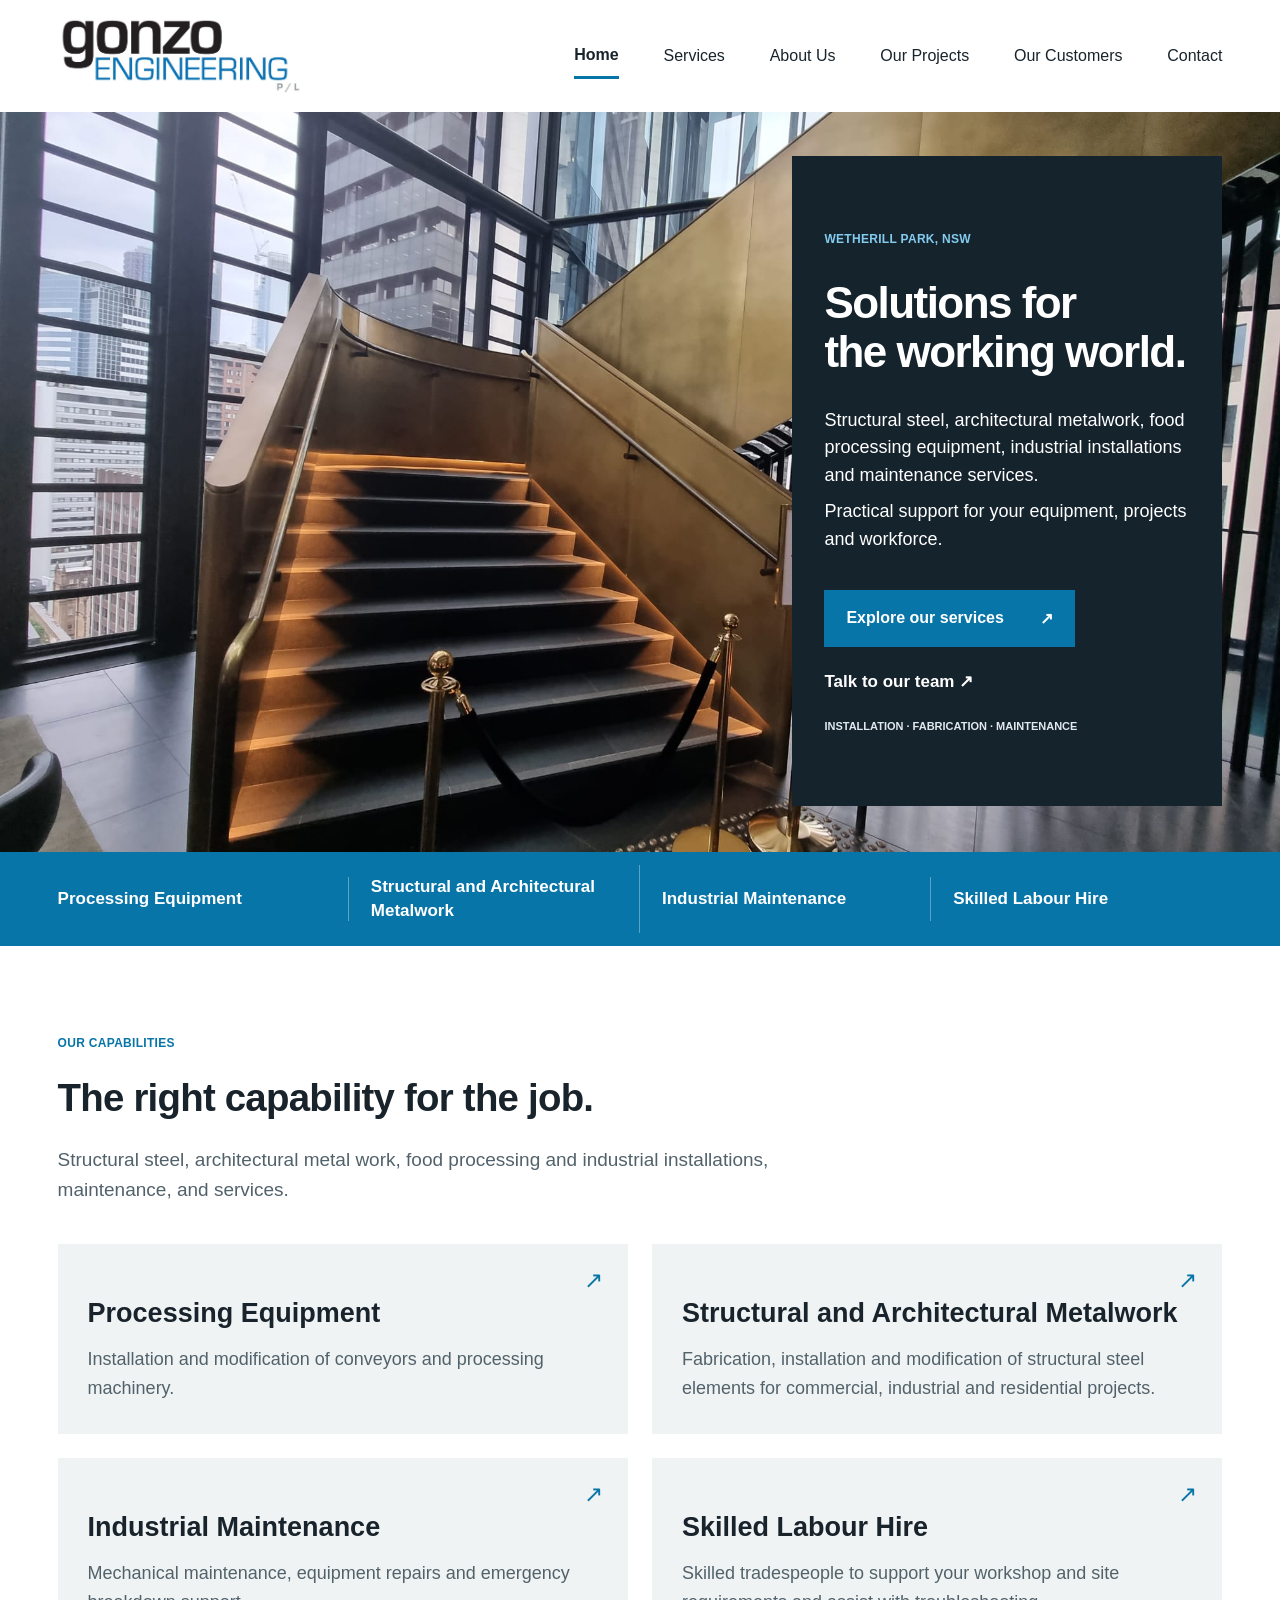
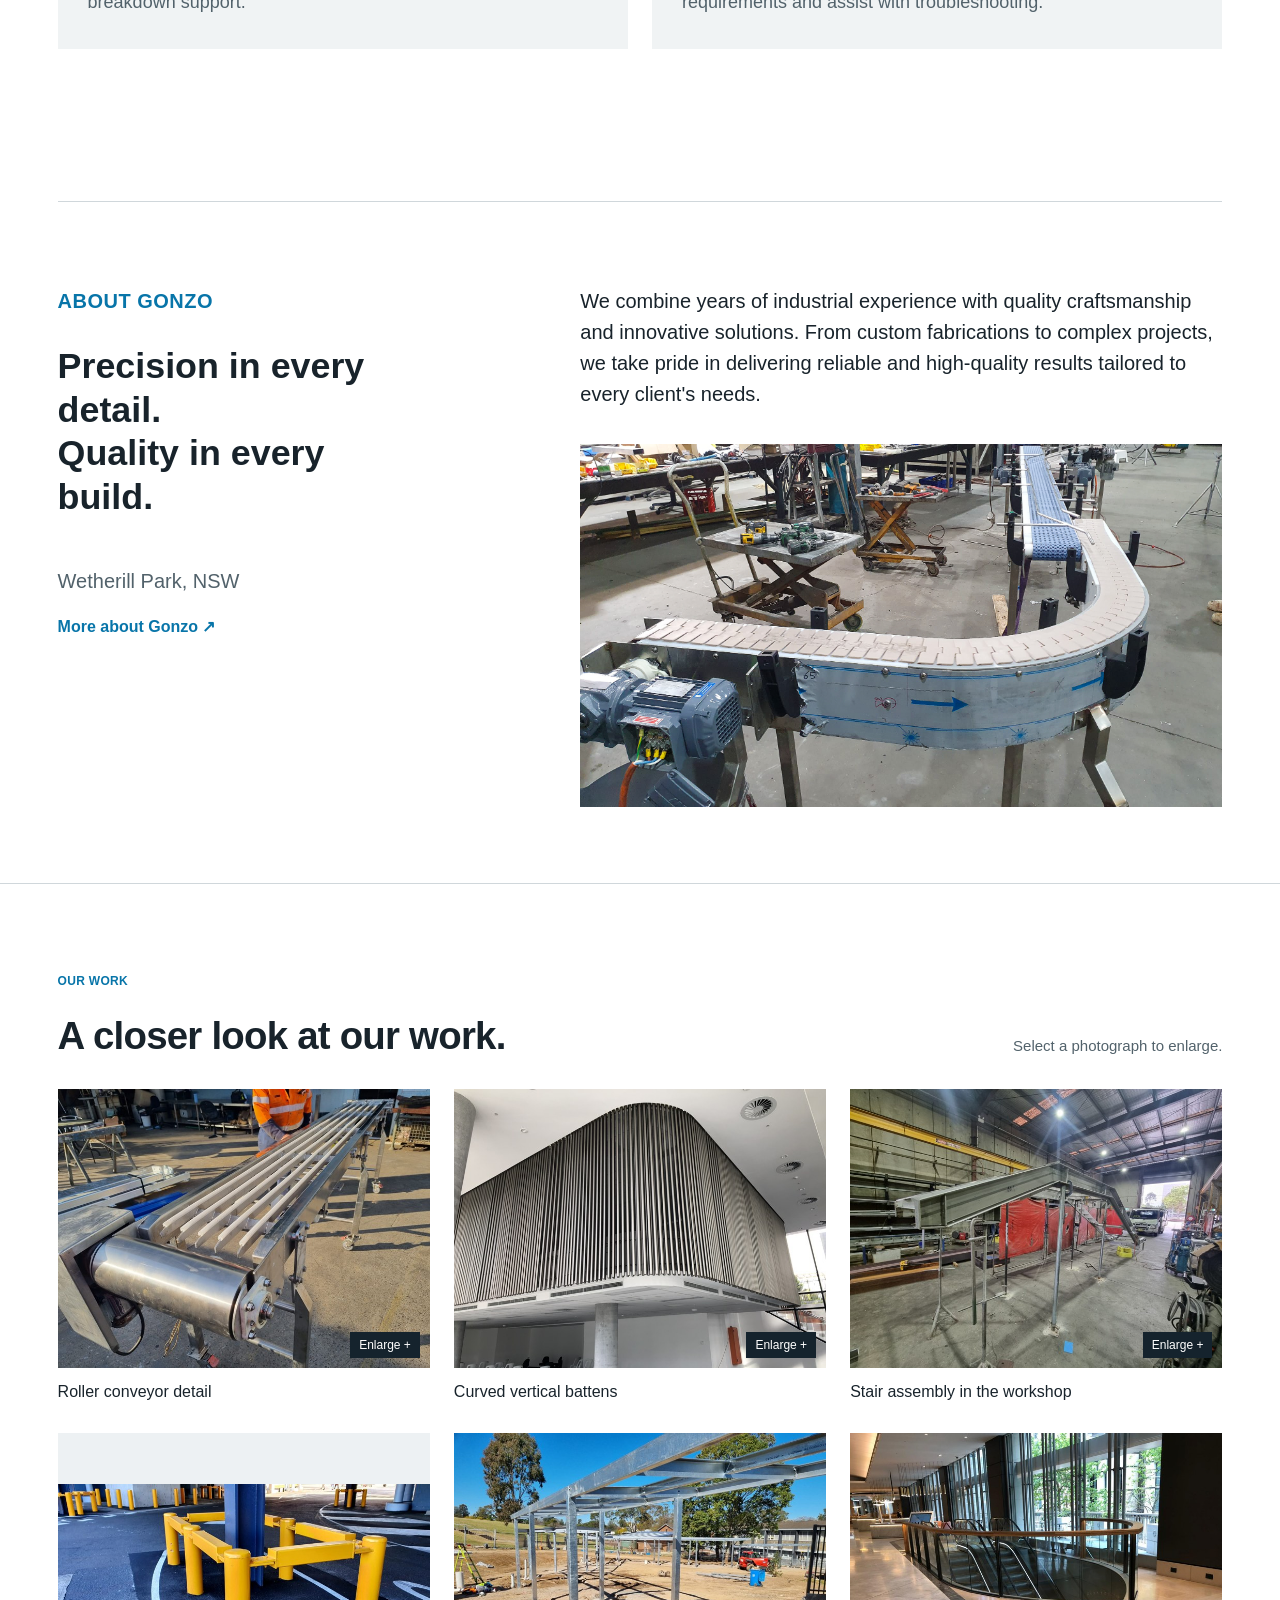
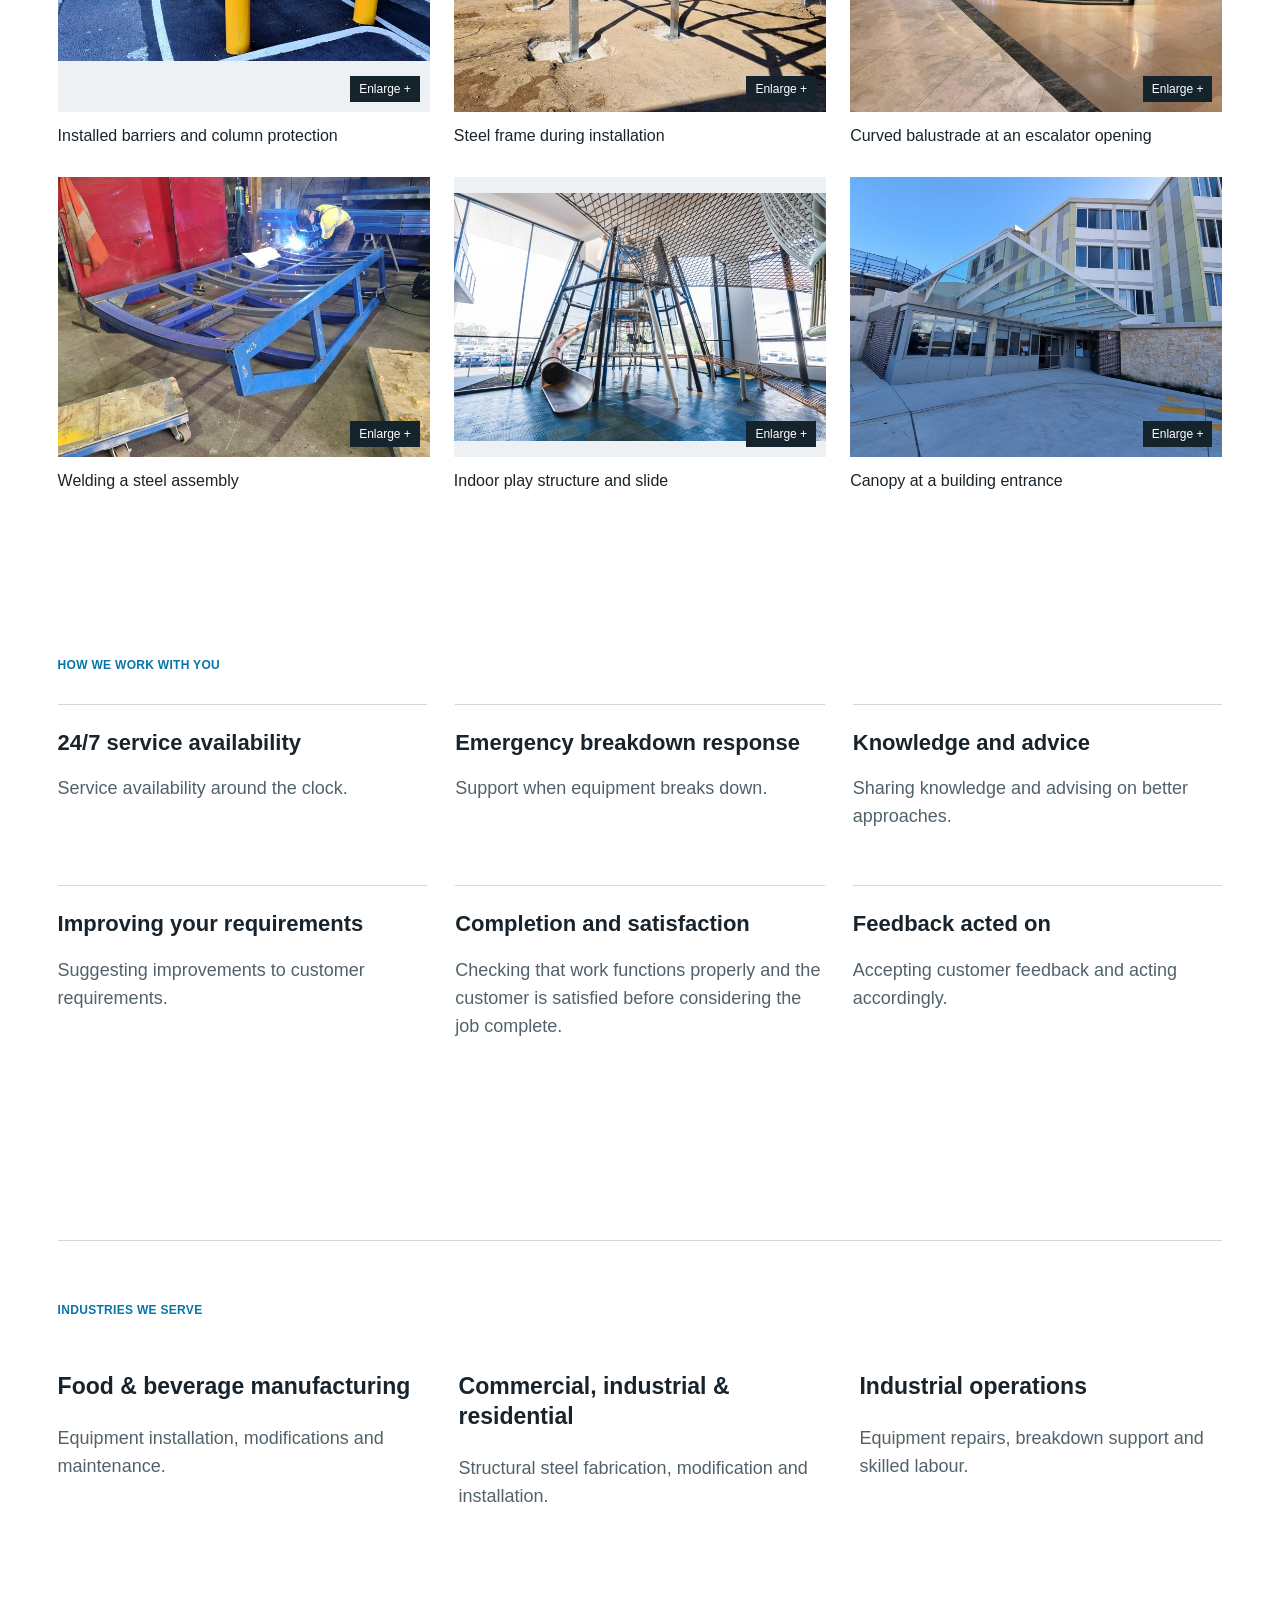
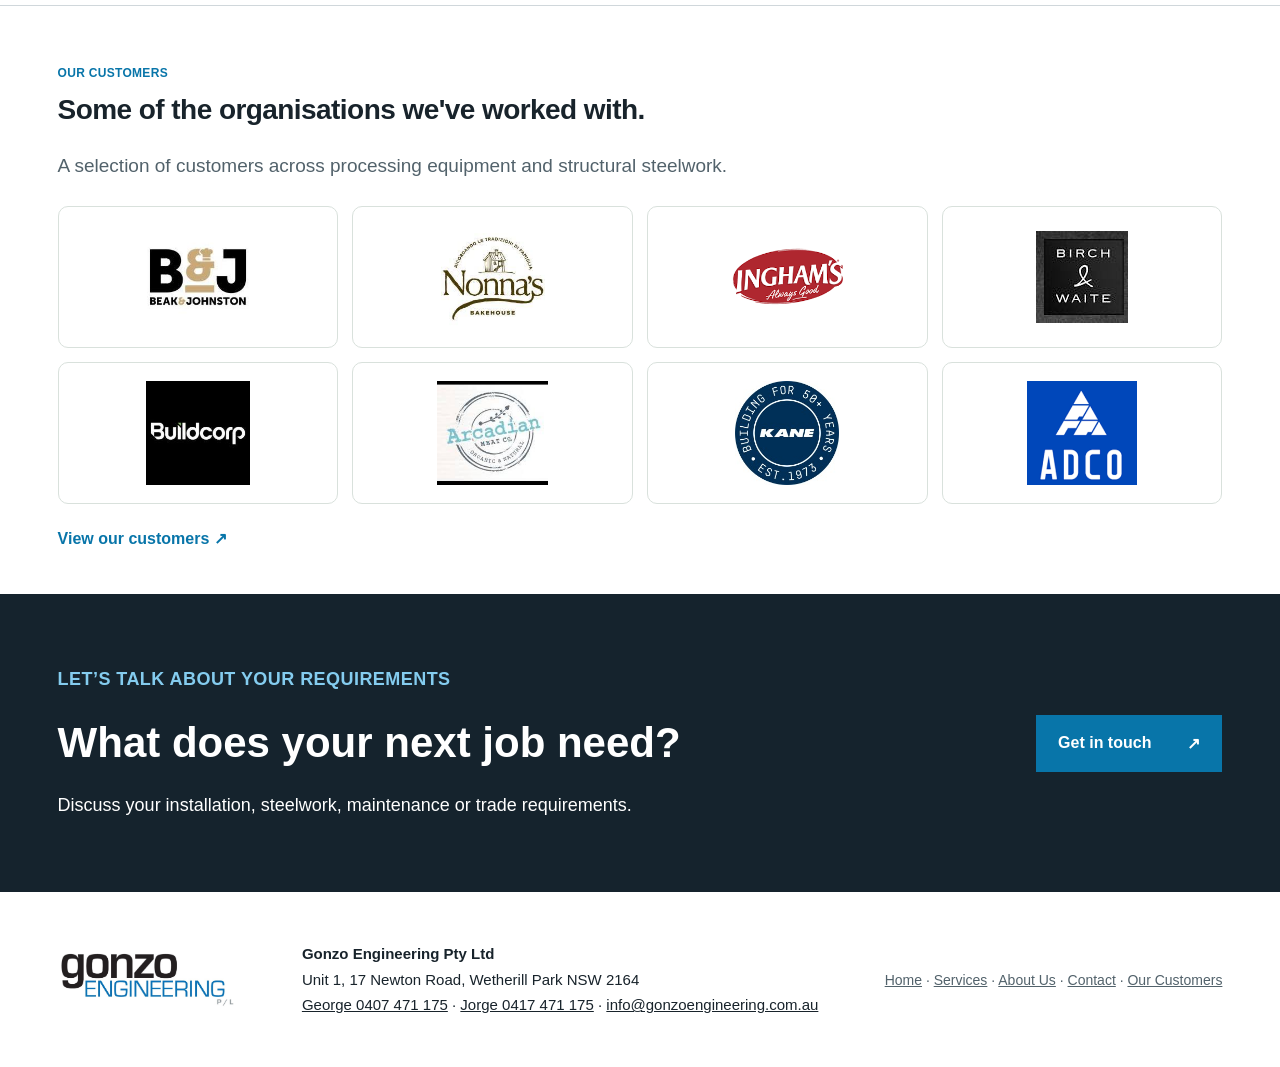
<file: index.html>
<!DOCTYPE html>

<html lang="en"><head><meta charset="utf-8"/><meta content="width=device-width,initial-scale=1" name="viewport"/><title>Gonzo Engineering | v2.0 · Design Acceptance Review · Home</title><meta content="Equipment installations, structural steelwork, industrial maintenance and skilled trade support from Gonzo Engineering." name="description"/><meta content="noindex, nofollow" name="robots"/><link href="styles.css" rel="stylesheet"/><link href="expansion.css" rel="stylesheet"/></head><body><a class="skip-link" href="#main">Skip to content</a><header><div class="wrap mast"><img alt="Gonzo Engineering Pty Ltd" class="logo" src="assets/logo.jpg"/><button aria-controls="nav" aria-expanded="false" class="menu" id="menu">Menu</button><nav aria-label="Main navigation" class="nav" id="nav"><a class="active" href="#home">Home</a><a href="#services">Services</a><a href="#about">About Us</a><a href="our-projects.html">Our Projects</a><a href="customers.html">Our Customers</a><a href="#contact">Contact</a></nav></div></header><main id="main" tabindex="-1"><section class="hero flagship-hero" id="home"><div class="hero-copy"><p class="eyebrow">Wetherill Park, NSW</p><h1><span>Solutions for</span><span>the working world.</span></h1><p class="hero-desc">Structural steel, architectural metalwork, food processing equipment, industrial installations and maintenance services.</p><p class="hero-desc">Practical support for your equipment, projects and workforce.</p><div class="actions"><a class="button" href="#services">Explore our services <span aria-hidden="true">↗</span></a><a class="text-link" href="#contact">Talk to our team ↗</a></div><p class="minor">INSTALLATION · FABRICATION · MAINTENANCE</p></div><div class="hero-photo"><img alt="Curved architectural staircase with gold-coloured balustrade and detailing." src="assets/staircase.jpg"/></div></section><nav aria-label="Four services" class="service-strip"><div class="wrap"><a href="processing-equipment.html">Processing Equipment</a><a href="structural-steelwork.html">Structural and Architectural Metalwork</a><a href="industrial-maintenance.html">Industrial Maintenance</a><a href="skilled-labour-hire.html">Skilled Labour Hire</a></div></nav><section class="wrap block" id="services"><p class="eyebrow">Our capabilities</p><h2 class="section-title">The right capability for the job.</h2><p class="lede">Structural steel, architectural metal work, food processing and industrial installations, maintenance, and services.</p><div class="service-grid"><article class="service-card" id="service-1"><a aria-label="View Processing Equipment" class="service-card-link" href="processing-equipment.html"><span class="sr-only">View Processing Equipment</span></a><span aria-hidden="true" class="arrow">↗</span><h3>Processing Equipment</h3><p>Installation and modification of conveyors and processing machinery.</p></article><article class="service-card" id="service-2"><a aria-label="View Structural and Architectural Metalwork" class="service-card-link" href="structural-steelwork.html"><span class="sr-only">View Structural and Architectural Metalwork</span></a><span aria-hidden="true" class="arrow">↗</span><h3>Structural and Architectural Metalwork</h3><p>Fabrication, installation and modification of structural steel elements for commercial, industrial and residential projects.</p></article><article class="service-card" id="service-3"><a aria-label="View Industrial Maintenance" class="service-card-link" href="industrial-maintenance.html"><span class="sr-only">View Industrial Maintenance</span></a><span aria-hidden="true" class="arrow">↗</span><h3>Industrial Maintenance</h3><p>Mechanical maintenance, equipment repairs and emergency breakdown support.</p></article><article class="service-card" id="service-4"><a aria-label="View Skilled Labour Hire" class="service-card-link" href="skilled-labour-hire.html"><span class="sr-only">View Skilled Labour Hire</span></a><span aria-hidden="true" class="arrow">↗</span><h3>Skilled Labour Hire</h3><p>Skilled tradespeople to support your workshop and site requirements and assist with troubleshooting.</p></article></div></section><section class="wrap block" id="about"><div class="about"><div><p class="eyebrow">About Gonzo</p><h2>Precision in every detail.<br/>Quality in every build.</h2><p class="lede">Wetherill Park, NSW</p><a class="text-link" href="about-gonzo.html">More about Gonzo ↗</a></div><div id="about-detail" tabindex="-1"><p>We combine years of industrial experience with quality craftsmanship and innovative solutions. From custom fabrications to complex projects, we take pride in delivering reliable and high-quality results tailored to every client's needs.</p><img alt="Conveyor equipment in the Gonzo workshop." class="people" src="assets/conveyor.jpg"/></div></div></section><section aria-labelledby="our-work-title" class="wrap block work-section" id="our-work"><div class="work-heading"><div><p class="eyebrow">Our work</p><h2 class="section-title" id="our-work-title">A closer look at our work.</h2></div><p class="work-hint">Select a photograph to enlarge.</p></div><div class="work-grid"><figure class="work-item"><button aria-label="Enlarge photograph 1: Roller conveyor detail" class="work-open" data-work-index="0" type="button"><img alt="Roller conveyor detail" height="540" loading="lazy" src="assets/work-01-thumb.jpg" width="720"/><span aria-hidden="true" class="work-enlarge">Enlarge +</span></button><figcaption>Roller conveyor detail</figcaption></figure><figure class="work-item"><button aria-label="Enlarge photograph 2: Curved vertical battens" class="work-open" data-work-index="1" type="button"><img alt="Curved vertical battens" height="540" loading="lazy" src="assets/work-02-thumb.jpg" width="720"/><span aria-hidden="true" class="work-enlarge">Enlarge +</span></button><figcaption>Curved vertical battens</figcaption></figure><figure class="work-item"><button aria-label="Enlarge photograph 3: Stair assembly in the workshop" class="work-open" data-work-index="2" type="button"><img alt="Stair assembly in the workshop" height="540" loading="lazy" src="assets/work-03-thumb.jpg" width="720"/><span aria-hidden="true" class="work-enlarge">Enlarge +</span></button><figcaption>Stair assembly in the workshop</figcaption></figure><figure class="work-item"><button aria-label="Enlarge photograph 4: Installed barriers and column protection" class="work-open" data-work-index="3" type="button"><img alt="Installed barriers and column protection" height="540" loading="lazy" src="assets/work-04-thumb.jpg" width="720"/><span aria-hidden="true" class="work-enlarge">Enlarge +</span></button><figcaption>Installed barriers and column protection</figcaption></figure><figure class="work-item"><button aria-label="Enlarge photograph 5: Steel frame during installation" class="work-open" data-work-index="4" type="button"><img alt="Steel frame during installation" height="540" loading="lazy" src="assets/work-05-thumb.jpg" width="720"/><span aria-hidden="true" class="work-enlarge">Enlarge +</span></button><figcaption>Steel frame during installation</figcaption></figure><figure class="work-item"><button aria-label="Enlarge photograph 6: Curved balustrade at an escalator opening" class="work-open" data-work-index="5" type="button"><img alt="Curved balustrade at an escalator opening" height="540" loading="lazy" src="assets/work-06-thumb.jpg" width="720"/><span aria-hidden="true" class="work-enlarge">Enlarge +</span></button><figcaption>Curved balustrade at an escalator opening</figcaption></figure><figure class="work-item"><button aria-label="Enlarge photograph 7: Welding a steel assembly" class="work-open" data-work-index="6" type="button"><img alt="Welding a steel assembly" height="540" loading="lazy" src="assets/work-07-thumb.jpg" width="720"/><span aria-hidden="true" class="work-enlarge">Enlarge +</span></button><figcaption>Welding a steel assembly</figcaption></figure><figure class="work-item"><button aria-label="Enlarge photograph 8: Indoor play structure and slide" class="work-open" data-work-index="7" type="button"><img alt="Indoor play structure and slide" height="540" loading="lazy" src="assets/work-08-thumb.jpg" width="720"/><span aria-hidden="true" class="work-enlarge">Enlarge +</span></button><figcaption>Indoor play structure and slide</figcaption></figure><figure class="work-item"><button aria-label="Enlarge photograph 9: Canopy at a building entrance" class="work-open" data-work-index="8" type="button"><img alt="Canopy at a building entrance" height="540" loading="lazy" src="assets/work-09-thumb.jpg" width="720"/><span aria-hidden="true" class="work-enlarge">Enlarge +</span></button><figcaption>Canopy at a building entrance</figcaption></figure></div></section><section class="wrap block" id="how-we-work"><h2 class="eyebrow" style="margin-block:12px">How we work with you</h2><div class="commitments"><article><h3>24/7 service availability</h3><p>Service availability around the clock.</p></article><article><h3>Emergency breakdown response</h3><p>Support when equipment breaks down.</p></article><article><h3>Knowledge and advice</h3><p>Sharing knowledge and advising on better approaches.</p></article><article><h3>Improving your requirements</h3><p>Suggesting improvements to customer requirements.</p></article><article><h3>Completion and satisfaction</h3><p>Checking that work functions properly and the customer is satisfied before considering the job complete.</p></article><article><h3>Feedback acted on</h3><p>Accepting customer feedback and acting accordingly.</p></article></div></section><section class="wrap block"><div class="industries"><h2 class="eyebrow" style="margin-block:12px">Industries we serve</h2><div class="industry-grid"><article><h3>Food &amp; beverage manufacturing</h3><p>Equipment installation, modifications and maintenance.</p></article><article><h3>Commercial, industrial &amp; residential</h3><p>Structural steel fabrication, modification and installation.</p></article><article><h3>Industrial operations</h3><p>Equipment repairs, breakdown support and skilled labour.</p></article></div></div></section><section aria-labelledby="customers-title" class="wrap block customer-section" id="customers"><p class="eyebrow">Our customers</p><h2 class="section-title" id="customers-title">Some of the organisations we've worked with.</h2><p class="lede">A selection of customers across processing equipment and structural steelwork.</p><div class="customer-name-grid customer-logo-grid">
  <div class="customer-name-tile"><img src="assets/customer-logos/beak-and-johnston.jpg" alt="Beak &amp; Johnston Pty Ltd" width="200" height="188" loading="lazy"/></div>
  <div class="customer-name-tile"><img src="assets/customer-logos/nonnas.jpg" alt="Nonna's Bakehouse" width="200" height="200" loading="lazy"/></div>
  <div class="customer-name-tile"><img src="assets/customer-logos/inghams.png" alt="Inghams Enterprises Pty Limited" width="204" height="192" loading="lazy"/></div>
  <div class="customer-name-tile"><img src="assets/customer-logos/birch-and-waite.jpg" alt="Birch &amp; Waite Foods Pty Ltd" width="92" height="92" loading="lazy"/></div>
  <div class="customer-name-tile"><img src="assets/customer-logos/buildcorp.jpg" alt="Buildcorp Group Pty Ltd" width="200" height="200" loading="lazy"/></div>
  <div class="customer-name-tile"><img src="assets/customer-logos/arcadian.jpg" alt="Arcadian Organic &amp; Natural Meat Co." width="200" height="188" loading="lazy"/></div>
  <div class="customer-name-tile"><img src="assets/customer-logos/kane.jpg" alt="Kane Constructions Pty Ltd" width="200" height="200" loading="lazy"/></div>
  <div class="customer-name-tile"><img src="assets/customer-logos/adco.png" alt="ADCO Constructions Pty Limited" width="204" height="192" loading="lazy"/></div>
</div><p class="customer-more"><a class="text-link" href="customers.html">View our customers ↗</a></p></section><section class="contact-band" id="contact"><div class="wrap contact-inner"><div><p class="eyebrow">Let’s talk about your requirements</p><h2>What does your next job need?</h2><p>Discuss your installation, steelwork, maintenance or trade requirements.</p></div><a class="button" href="mailto:info@gonzoengineering.com.au?subject=Gonzo%20Engineering%20enquiry">Get in touch <span aria-hidden="true">↗</span></a></div></section></main><dialog aria-labelledby="work-caption" class="work-dialog" id="work-dialog"><div class="work-viewer"><header class="work-dialog-header"><span aria-live="polite" id="work-position"></span><button aria-label="Close photograph" class="work-control" id="work-close" type="button">Close ×</button></header><figure class="work-dialog-figure"><img alt="" id="work-full-image"/><figcaption id="work-caption"></figcaption></figure><nav aria-label="Photograph navigation" class="work-dialog-nav"><button aria-label="Previous photograph" class="work-control" id="work-previous" type="button">← Previous</button><span class="work-key-hint">Arrow keys to browse · Esc to close</span><button aria-label="Next photograph" class="work-control" id="work-next" type="button">Next →</button></nav></div></dialog><footer class="wrap"><div class="foot"><img alt="Gonzo Engineering" src="assets/logo.jpg"/><p><b>Gonzo Engineering Pty Ltd</b><br/>Unit 1, 17 Newton Road, Wetherill Park NSW 2164<br/><a href="tel:+61407471175">George 0407 471 175</a> &middot; <a href="tel:+61417471175">Jorge 0417 471 175</a> · <a href="mailto:info@gonzoengineering.com.au">info@gonzoengineering.com.au</a></p><nav aria-label="Footer"><a href="#home">Home</a> · <a href="#services">Services</a> · <a href="#about">About Us</a> · <a href="#contact">Contact</a> · <a href="customers.html">Our Customers</a></nav></div></footer><script defer="" src="script.js"></script></body></html>
</file>
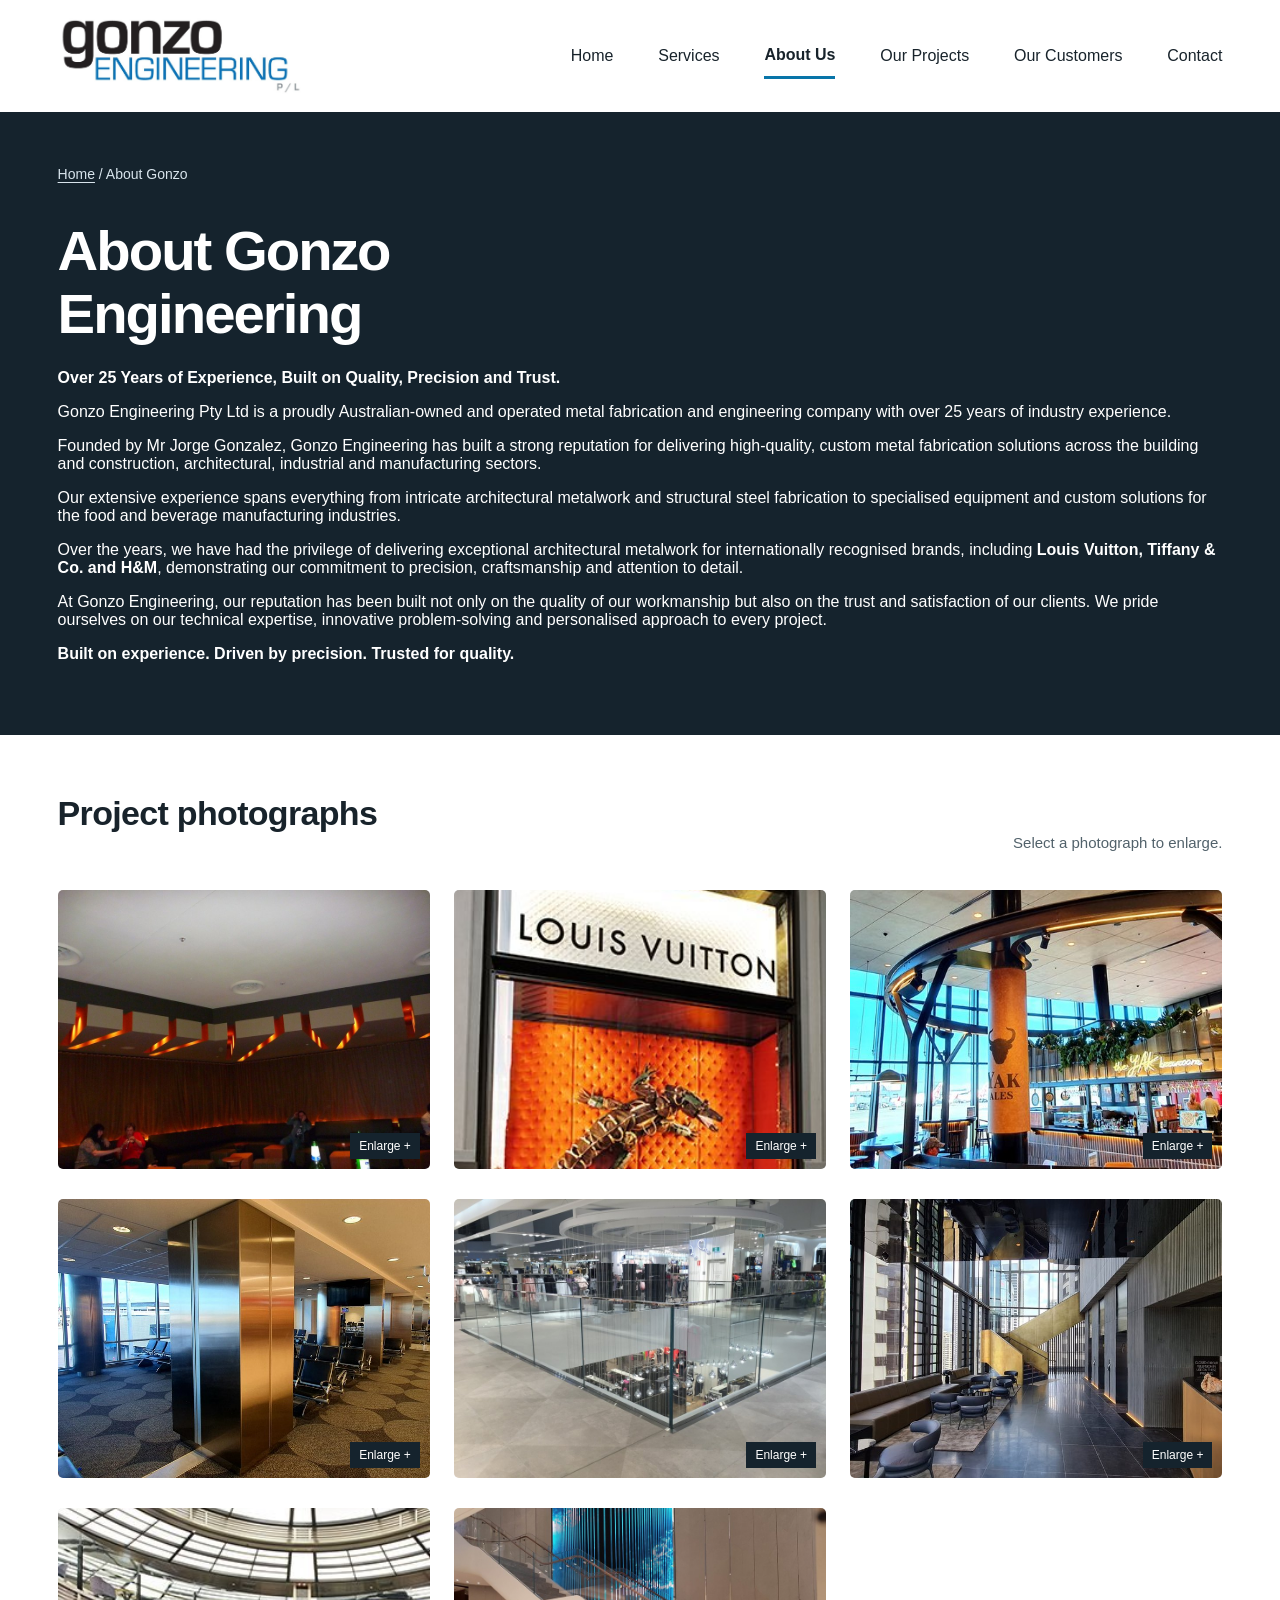
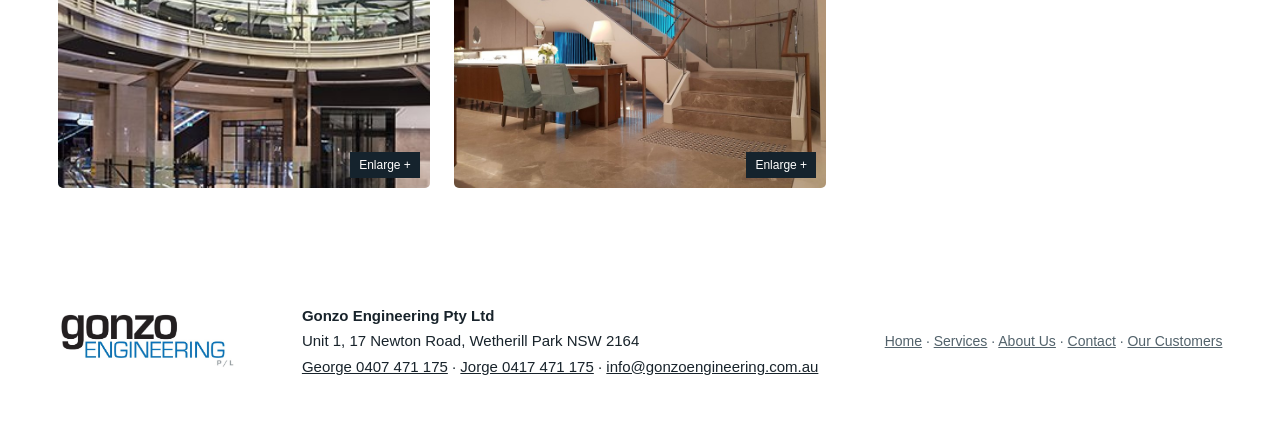
<file: about-gonzo.html>
<!doctype html>
<html lang="en-AU">
<head>
  <meta charset="utf-8"/>
  <meta name="viewport" content="width=device-width,initial-scale=1"/>
  <meta name="robots" content="noindex,nofollow"/>
  <meta name="description" content="About Gonzo Engineering, an Australian-owned metal fabrication company."/>
  <title>About Gonzo Engineering</title>
  <link href="styles.css" rel="stylesheet"/>
  <link href="expansion.css" rel="stylesheet"/>
</head>
<body class="service-page">
  <a class="skip-link" href="#main">Skip to content</a>
  <header><div class="wrap mast"><img alt="Gonzo Engineering Pty Ltd" class="logo" src="assets/logo.jpg"/><button aria-controls="nav" aria-expanded="false" class="menu" id="menu">Menu</button><nav aria-label="Main navigation" class="nav" id="nav"><a href="index.html#home">Home</a><a href="index.html#services">Services</a><a aria-current="page" class="active" href="about-gonzo.html">About Us</a><a href="our-projects.html">Our Projects</a><a href="customers.html">Our Customers</a><a href="index.html#contact">Contact</a></nav></div></header>
  <main id="main" tabindex="-1">
    <section class="service-intro">
      <div class="wrap">
        <p class="breadcrumb"><a href="index.html">Home</a> / About Gonzo</p>
        <h1>About Gonzo Engineering</h1>
        <div class="service-summary">
          <p><strong>Over 25 Years of Experience, Built on Quality, Precision and Trust.</strong></p>
          <p>Gonzo Engineering Pty Ltd is a proudly Australian-owned and operated metal fabrication and engineering company with over 25 years of industry experience.</p>
          <p>Founded by Mr Jorge Gonzalez, Gonzo Engineering has built a strong reputation for delivering high-quality, custom metal fabrication solutions across the building and construction, architectural, industrial and manufacturing sectors.</p>
          <p>Our extensive experience spans everything from intricate architectural metalwork and structural steel fabrication to specialised equipment and custom solutions for the food and beverage manufacturing industries.</p>
          <p>Over the years, we have had the privilege of delivering exceptional architectural metalwork for internationally recognised brands, including <strong>Louis Vuitton, Tiffany &amp; Co. and H&amp;M</strong>, demonstrating our commitment to precision, craftsmanship and attention to detail.</p>
          <p>At Gonzo Engineering, our reputation has been built not only on the quality of our workmanship but also on the trust and satisfaction of our clients. We pride ourselves on our technical expertise, innovative problem-solving and personalised approach to every project.</p>
          <p><strong>Built on experience. Driven by precision. Trusted for quality.</strong></p>
        </div>
      </div>
    </section>
    <section aria-labelledby="about-gallery-title" class="wrap service-content">
      <div class="work-heading">
        <h2 id="about-gallery-title">Project photographs</h2>
        <p class="work-hint">Select a photograph to enlarge.</p>
      </div>
      <div class="work-grid">
        <figure class="work-item">
          <button aria-label="Enlarge photograph 1: Bronze-toned metal fixtures above a hospitality interior" class="work-open" data-work-index="0" type="button">
            <img alt="Bronze-toned metal fixtures above a hospitality interior" height="638" loading="lazy" src="assets/about-01-thumb.jpg" width="850"/>
            <span aria-hidden="true" class="work-enlarge">Enlarge +</span>
          </button>
        </figure>
        <figure class="work-item">
          <button aria-label="Enlarge photograph 2: Louis Vuitton window display framed in metal" class="work-open" data-work-index="1" type="button">
            <img alt="Louis Vuitton window display framed in metal" class="work-portrait" height="479" loading="lazy" src="assets/about-02-thumb.jpg" width="315"/>
            <span aria-hidden="true" class="work-enlarge">Enlarge +</span>
          </button>
        </figure>
        <figure class="work-item">
          <button aria-label="Enlarge photograph 3: Curved bar with vertical metal detailing and an overhead frame" class="work-open" data-work-index="2" type="button">
            <img alt="Curved bar with vertical metal detailing and an overhead frame" class="work-portrait" height="850" loading="lazy" src="assets/about-03-thumb.jpg" width="518"/>
            <span aria-hidden="true" class="work-enlarge">Enlarge +</span>
          </button>
        </figure>
        <figure class="work-item">
          <button aria-label="Enlarge photograph 4: Bronze-toned metal column cladding in a reception area" class="work-open" data-work-index="3" type="button">
            <img alt="Bronze-toned metal column cladding in a reception area" height="544" loading="lazy" src="assets/about-04-thumb.jpg" width="850"/>
            <span aria-hidden="true" class="work-enlarge">Enlarge +</span>
          </button>
        </figure>
        <figure class="work-item">
          <button aria-label="Enlarge photograph 5: Glass balustrade with metal fittings around a retail atrium" class="work-open" data-work-index="4" type="button">
            <img alt="Glass balustrade with metal fittings around a retail atrium" height="638" loading="lazy" src="assets/about-05-thumb.jpg" width="850"/>
            <span aria-hidden="true" class="work-enlarge">Enlarge +</span>
          </button>
        </figure>
        <figure class="work-item">
          <button aria-label="Enlarge photograph 6: Gold-toned reception staircase at Adina" class="work-open" data-work-index="5" type="button">
            <img alt="Gold-toned reception staircase at Adina" height="478" loading="lazy" src="assets/about-06-thumb.jpg" width="850"/>
            <span aria-hidden="true" class="work-enlarge">Enlarge +</span>
          </button>
        </figure>
        <figure class="work-item">
          <button aria-label="Enlarge photograph 7: Glazed dome over a retail atrium with escalators" class="work-open" data-work-index="6" type="button">
            <img alt="Glazed dome over a retail atrium with escalators" class="work-portrait" height="479" loading="lazy" src="assets/about-07-thumb.jpg" width="315"/>
            <span aria-hidden="true" class="work-enlarge">Enlarge +</span>
          </button>
        </figure>
        <figure class="work-item">
          <button aria-label="Enlarge photograph 8: Staircase with metal balustrade at Tiffany &amp; Co." class="work-open" data-work-index="7" type="button">
            <img alt="Staircase with metal balustrade at Tiffany &amp; Co." height="638" loading="lazy" src="assets/about-08-thumb.jpg" width="850"/>
            <span aria-hidden="true" class="work-enlarge">Enlarge +</span>
          </button>
        </figure>
      </div>
    </section>
  </main>
  <dialog aria-label="Gonzo project photographs" class="work-dialog" id="work-dialog"><div class="work-viewer"><header class="work-dialog-header"><span aria-live="polite" id="work-position"></span><button aria-label="Close photograph" class="work-control" id="work-close" type="button">Close ×</button></header><figure class="work-dialog-figure"><img alt="" id="work-full-image"/><figcaption id="work-caption" hidden></figcaption></figure><nav aria-label="Photograph navigation" class="work-dialog-nav"><button aria-label="Previous photograph" class="work-control" id="work-previous" type="button">← Previous</button><span class="work-key-hint">Arrow keys to browse · Esc to close</span><button aria-label="Next photograph" class="work-control" id="work-next" type="button">Next →</button></nav></div></dialog>
  <footer class="wrap"><div class="foot"><img alt="Gonzo Engineering" src="assets/logo.jpg"/><p><b>Gonzo Engineering Pty Ltd</b><br/>Unit 1, 17 Newton Road, Wetherill Park NSW 2164<br/><a href="tel:+61407471175">George 0407 471 175</a> &middot; <a href="tel:+61417471175">Jorge 0417 471 175</a> · <a href="mailto:info@gonzoengineering.com.au">info@gonzoengineering.com.au</a></p><nav aria-label="Footer"><a href="index.html#home">Home</a> · <a href="index.html#services">Services</a> · <a href="index.html#about">About Us</a> · <a href="index.html#contact">Contact</a> · <a href="customers.html">Our Customers</a></nav></div></footer>
  <script defer src="navigation.js"></script>
  <script defer src="about-gonzo.js"></script>
</body>
</html>
</file>
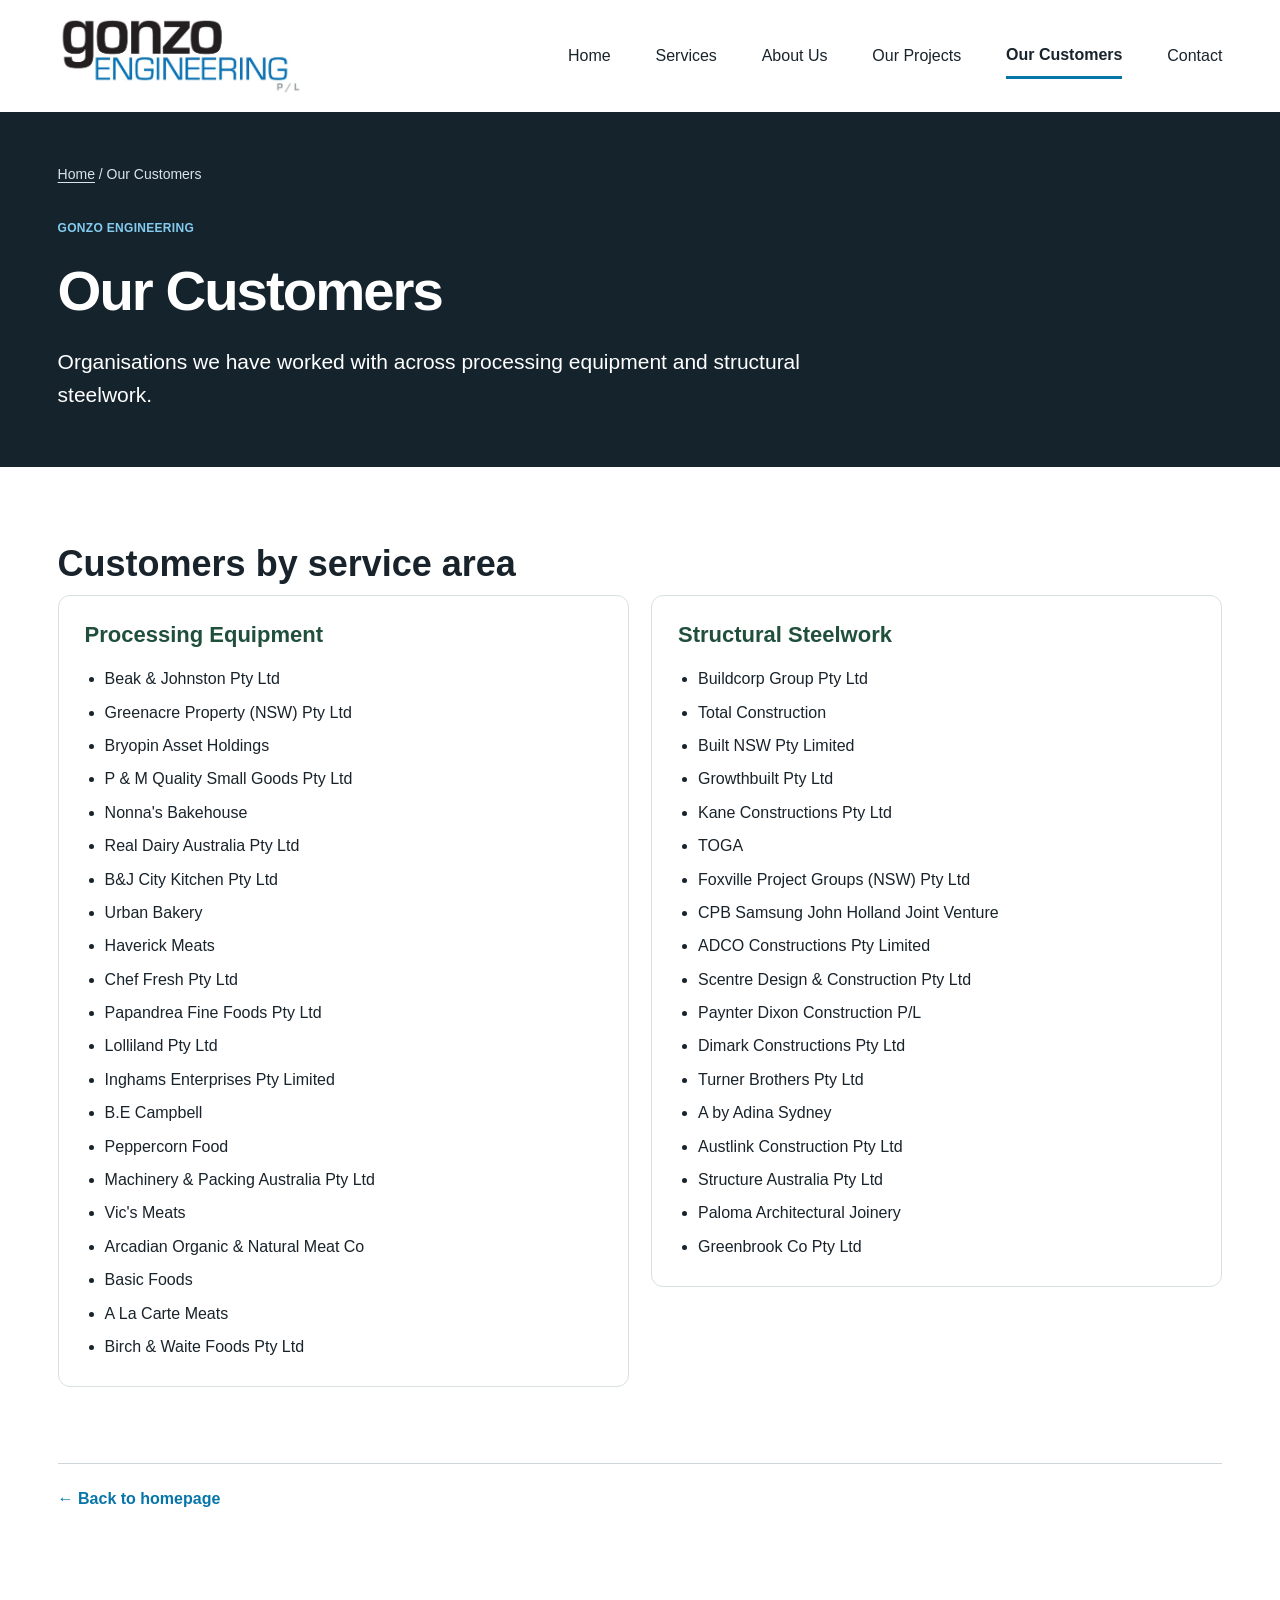
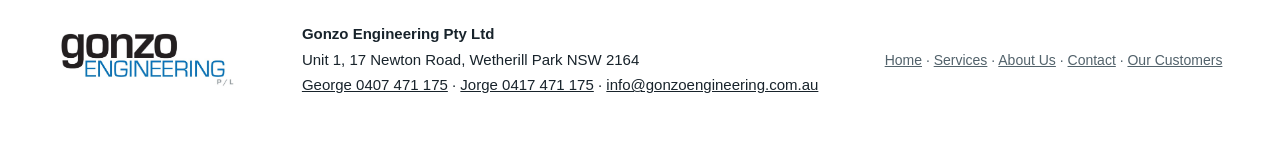
<file: customers.html>
<!DOCTYPE html>

<html lang="en"><head><meta charset="utf-8"/><meta content="width=device-width,initial-scale=1" name="viewport"/><meta content="noindex,nofollow" name="robots"/><title>Our Customers | Gonzo Engineering</title><link href="styles.css" rel="stylesheet"/><link href="expansion.css" rel="stylesheet"/></head><body class="service-page"><a class="skip-link" href="#main">Skip to content</a><header><div class="wrap mast"><img alt="Gonzo Engineering Pty Ltd" class="logo" src="assets/logo.jpg"/><button aria-controls="nav" aria-expanded="false" class="menu" id="menu">Menu</button><nav aria-label="Main navigation" class="nav" id="nav"><a class="" href="index.html#home">Home</a><a class="" href="index.html#services">Services</a><a class="" href="index.html#about">About Us</a><a class="" href="our-projects.html">Our Projects</a><a class="active" href="customers.html">Our Customers</a><a class="" href="index.html#contact">Contact</a></nav></div></header><main id="main" tabindex="-1"><section class="service-intro"><div class="wrap"><p class="breadcrumb"><a href="index.html">Home</a> / Our Customers</p><p class="eyebrow">Gonzo Engineering</p><h1>Our Customers</h1><p class="service-summary">Organisations we have worked with across processing equipment and structural steelwork.</p></div></section><section aria-labelledby="directory-title" class="wrap block customers-directory"><h2 id="directory-title">Customers by service area</h2><div class="customer-directory-grid"><section class="customer-directory-group"><h3>Processing Equipment</h3><ul><li>Beak &amp; Johnston Pty Ltd</li><li>Greenacre Property (NSW) Pty Ltd</li><li>Bryopin Asset Holdings</li><li>P &amp; M Quality Small Goods Pty Ltd</li><li>Nonna's Bakehouse</li><li>Real Dairy Australia Pty Ltd</li><li>B&amp;J City Kitchen Pty Ltd</li><li>Urban Bakery</li><li>Haverick Meats</li><li>Chef Fresh Pty Ltd</li><li>Papandrea Fine Foods Pty Ltd</li><li>Lolliland Pty Ltd</li><li>Inghams Enterprises Pty Limited</li><li>B.E Campbell</li><li>Peppercorn Food</li><li>Machinery &amp; Packing Australia Pty Ltd</li><li>Vic's Meats</li><li>Arcadian Organic &amp; Natural Meat Co</li><li>Basic Foods</li><li>A La Carte Meats</li><li>Birch &amp; Waite Foods Pty Ltd</li></ul></section><section class="customer-directory-group"><h3>Structural Steelwork</h3><ul><li>Buildcorp Group Pty Ltd</li><li>Total Construction</li><li>Built NSW Pty Limited</li><li>Growthbuilt Pty Ltd</li><li>Kane Constructions Pty Ltd</li><li>TOGA</li><li>Foxville Project Groups (NSW) Pty Ltd</li><li>CPB Samsung John Holland Joint Venture</li><li>ADCO Constructions Pty Limited</li><li>Scentre Design &amp; Construction Pty Ltd</li><li>Paynter Dixon Construction P/L</li><li>Dimark Constructions Pty Ltd</li><li>Turner Brothers Pty Ltd</li><li>A by Adina Sydney</li><li>Austlink Construction Pty Ltd</li><li>Structure Australia Pty Ltd</li><li>Paloma Architectural Joinery</li><li>Greenbrook Co Pty Ltd</li></ul></section></div></section><div class="wrap service-bottom"><nav aria-label="Return navigation" class="service-links"><a href="index.html">← Back to homepage</a></nav></div></main><footer class="wrap"><div class="foot"><img alt="Gonzo Engineering" src="assets/logo.jpg"/><p><b>Gonzo Engineering Pty Ltd</b><br/>Unit 1, 17 Newton Road, Wetherill Park NSW 2164<br/><a href="tel:+61407471175">George 0407 471 175</a> &middot; <a href="tel:+61417471175">Jorge 0417 471 175</a> · <a href="mailto:info@gonzoengineering.com.au">info@gonzoengineering.com.au</a></p><nav aria-label="Footer"><a href="index.html#home">Home</a> · <a href="index.html#services">Services</a> · <a href="index.html#about">About Us</a> · <a href="index.html#contact">Contact</a> · <a href="customers.html">Our Customers</a></nav></div></footer><script defer="" src="navigation.js"></script></body></html>
</file>
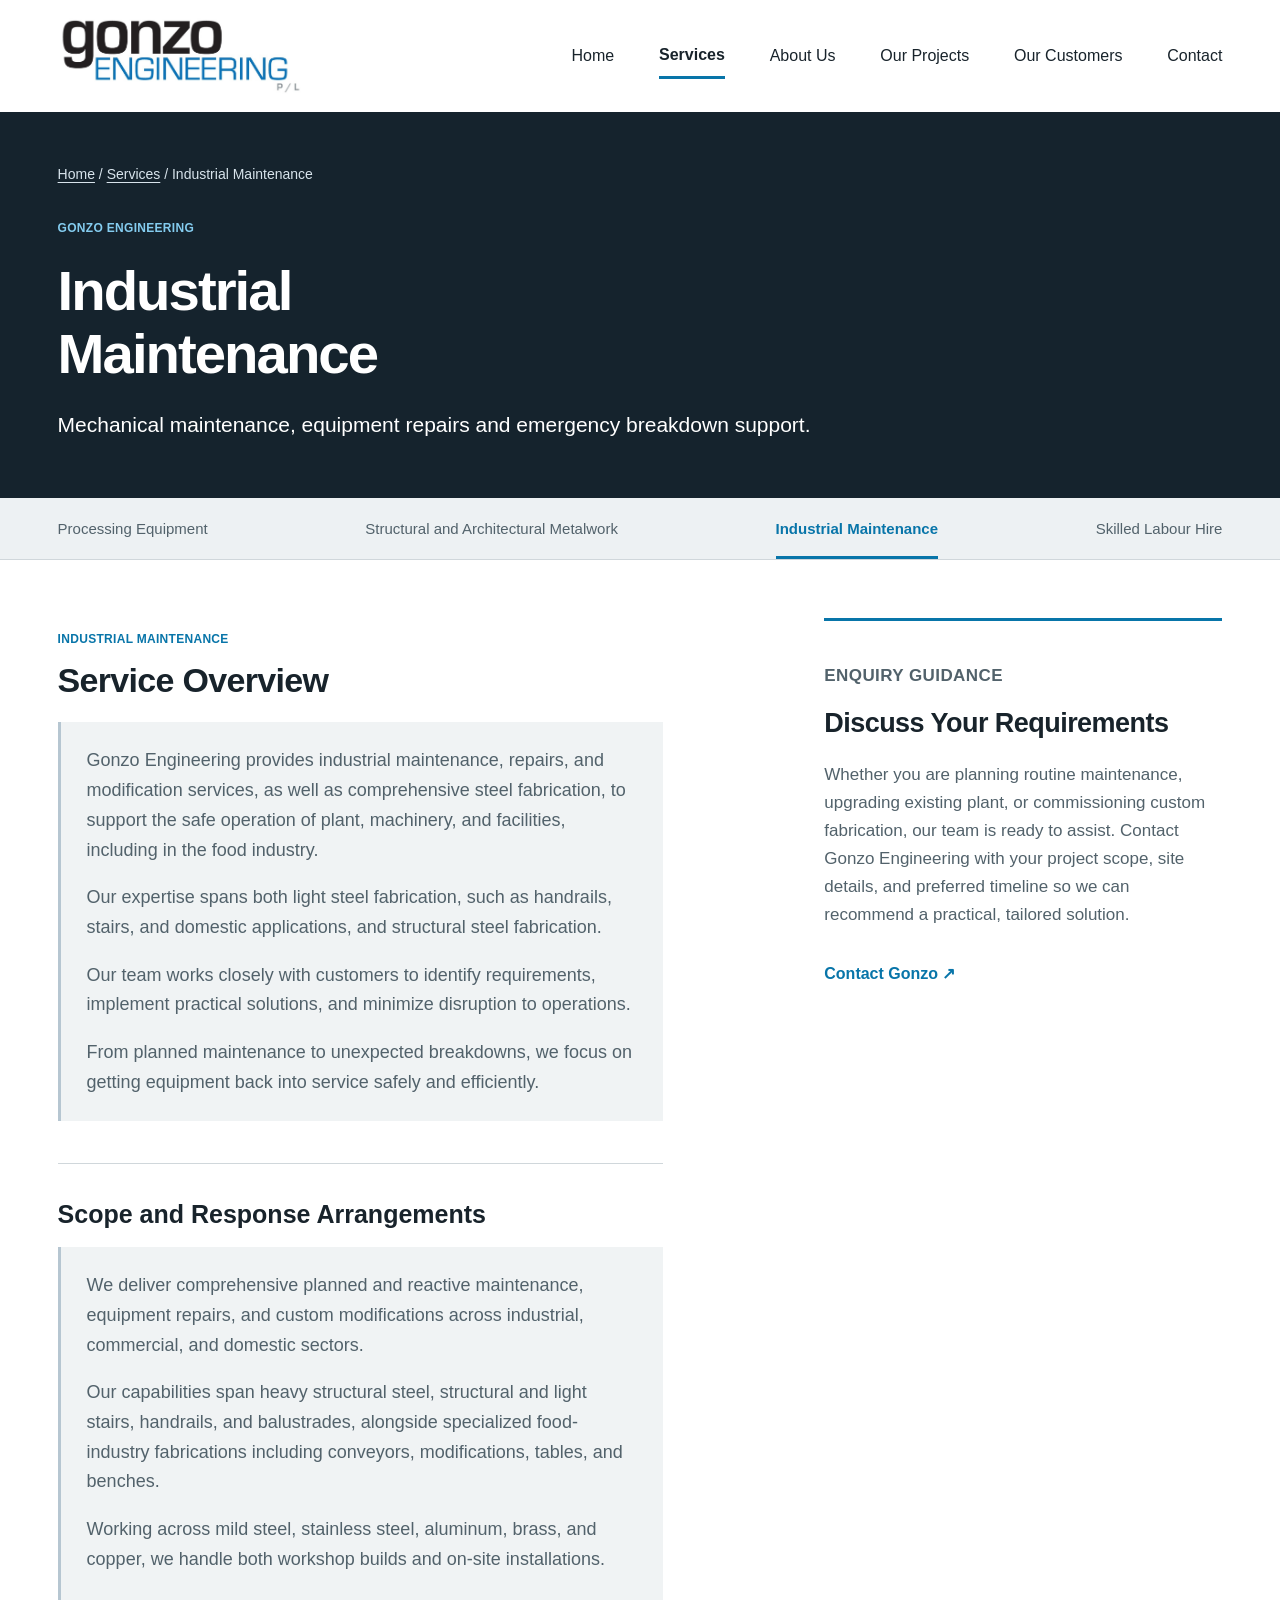
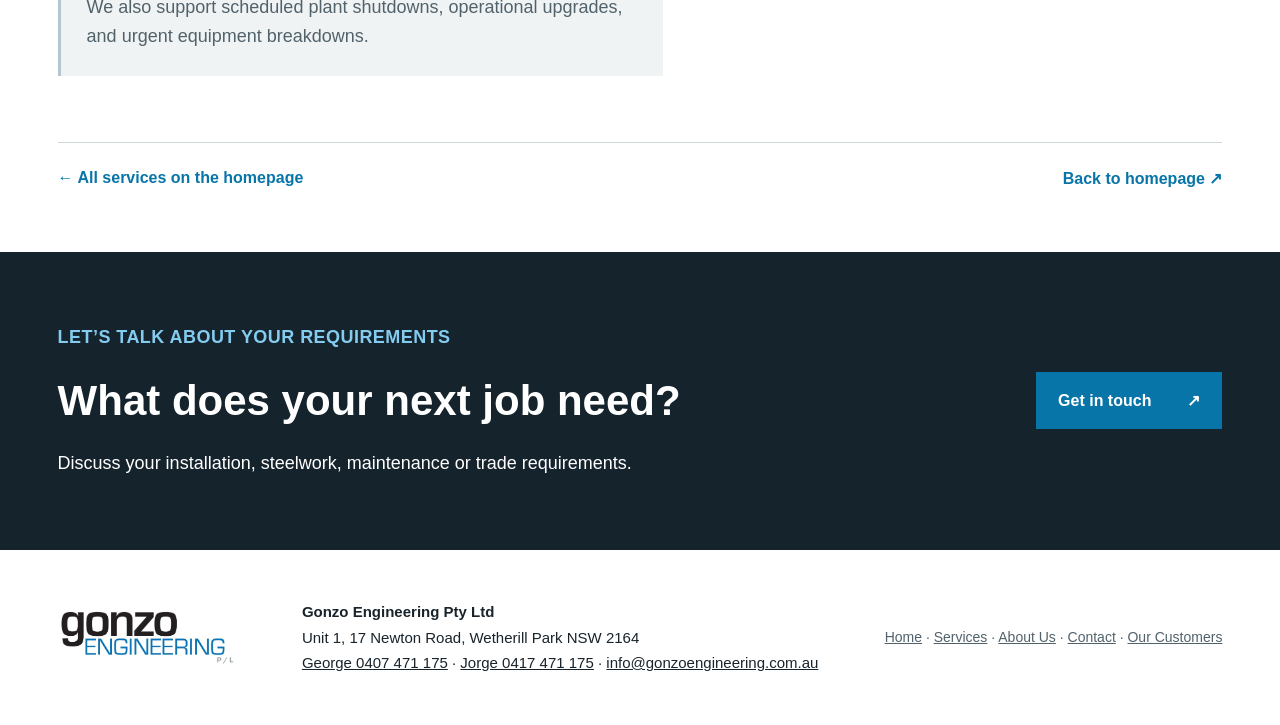
<file: industrial-maintenance.html>
<!DOCTYPE html>

<html lang="en"><head><meta charset="utf-8"/><meta content="width=device-width,initial-scale=1" name="viewport"/><meta content="noindex,nofollow" name="robots"/><title>Industrial Maintenance | Gonzo Engineering v2.0 · Design Acceptance Review</title><link href="styles.css" rel="stylesheet"/><link href="expansion.css" rel="stylesheet"/></head><body class="service-page"><a class="skip-link" href="#main">Skip to content</a><header><div class="wrap mast"><img alt="Gonzo Engineering Pty Ltd" class="logo" src="assets/logo.jpg"/><button aria-controls="nav" aria-expanded="false" class="menu" id="menu">Menu</button><nav aria-label="Main navigation" class="nav" id="nav"><a href="index.html#home">Home</a><a class="active" href="index.html#services">Services</a><a href="index.html#about">About Us</a><a href="our-projects.html">Our Projects</a><a href="customers.html">Our Customers</a><a href="index.html#contact">Contact</a></nav></div></header><main id="main" tabindex="-1"><section class="service-intro"><div class="wrap"><p class="breadcrumb"><a href="index.html">Home</a> / <a href="index.html#services">Services</a> / Industrial Maintenance</p><p class="eyebrow">Gonzo Engineering</p><h1>Industrial Maintenance</h1><p class="service-summary">Mechanical maintenance, equipment repairs and emergency breakdown support.</p></div></section><nav aria-label="Service pages" class="service-pages-nav"><div class="wrap"><a href="processing-equipment.html">Processing Equipment</a><a href="structural-steelwork.html">Structural and Architectural Metalwork</a><a aria-current="page" href="industrial-maintenance.html">Industrial Maintenance</a><a href="skilled-labour-hire.html">Skilled Labour Hire</a></div></nav><section class="wrap service-content"><div class="editorial"><div class="editorial-copy"><section><p class="eyebrow">Industrial Maintenance</p><h2>Service Overview</h2><div class="copy-placeholder"><p>Gonzo Engineering provides industrial maintenance, repairs, and modification services, as well as comprehensive steel fabrication, to support the safe operation of plant, machinery, and facilities, including in the food industry.</p><p>Our expertise spans both light steel fabrication, such as handrails, stairs, and domestic applications, and structural steel fabrication.</p><p>Our team works closely with customers to identify requirements, implement practical solutions, and minimize disruption to operations.</p><p>From planned maintenance to unexpected breakdowns, we focus on getting equipment back into service safely and efficiently.</p></div></section><section><h3>Scope and Response Arrangements</h3><div class="copy-placeholder"><p>We deliver comprehensive planned and reactive maintenance, equipment repairs, and custom modifications across industrial, commercial, and domestic sectors.</p><p>Our capabilities span heavy structural steel, structural and light stairs, handrails, and balustrades, alongside specialized food-industry fabrications including conveyors, modifications, tables, and benches.</p><p>Working across mild steel, stainless steel, aluminum, brass, and copper, we handle both workshop builds and on-site installations.</p><p>We also support scheduled plant shutdowns, operational upgrades, and urgent equipment breakdowns.</p></div></section></div><aside class="editorial-aside"><p class="eyebrow">Enquiry guidance</p><h2>Discuss Your Requirements</h2><p>Whether you are planning routine maintenance, upgrading existing plant, or commissioning custom fabrication, our team is ready to assist. Contact Gonzo Engineering with your project scope, site details, and preferred timeline so we can recommend a practical, tailored solution.</p><a class="text-link" href="#contact">Contact Gonzo ↗</a></aside></div></section><div class="wrap service-bottom"><nav aria-label="Return navigation" class="service-links"><a href="index.html#services">← All services on the homepage</a><a href="index.html">Back to homepage ↗</a></nav></div><section class="contact-band" id="contact"><div class="wrap contact-inner"><div><p class="eyebrow">Let’s talk about your requirements</p><h2>What does your next job need?</h2><p>Discuss your installation, steelwork, maintenance or trade requirements.</p></div><a class="button" href="mailto:info@gonzoengineering.com.au?subject=Gonzo%20Engineering%20enquiry">Get in touch <span aria-hidden="true">↗</span></a></div></section></main><footer class="wrap"><div class="foot"><img alt="Gonzo Engineering" src="assets/logo.jpg"/><p><b>Gonzo Engineering Pty Ltd</b><br/>Unit 1, 17 Newton Road, Wetherill Park NSW 2164<br/><a href="tel:+61407471175">George 0407 471 175</a> &middot; <a href="tel:+61417471175">Jorge 0417 471 175</a> · <a href="mailto:info@gonzoengineering.com.au">info@gonzoengineering.com.au</a></p><nav aria-label="Footer"><a href="index.html#home">Home</a> · <a href="index.html#services">Services</a> · <a href="index.html#about">About Us</a> · <a href="index.html#contact">Contact</a> · <a href="customers.html">Our Customers</a></nav></div></footer><script defer="" src="navigation.js"></script></body></html>
</file>
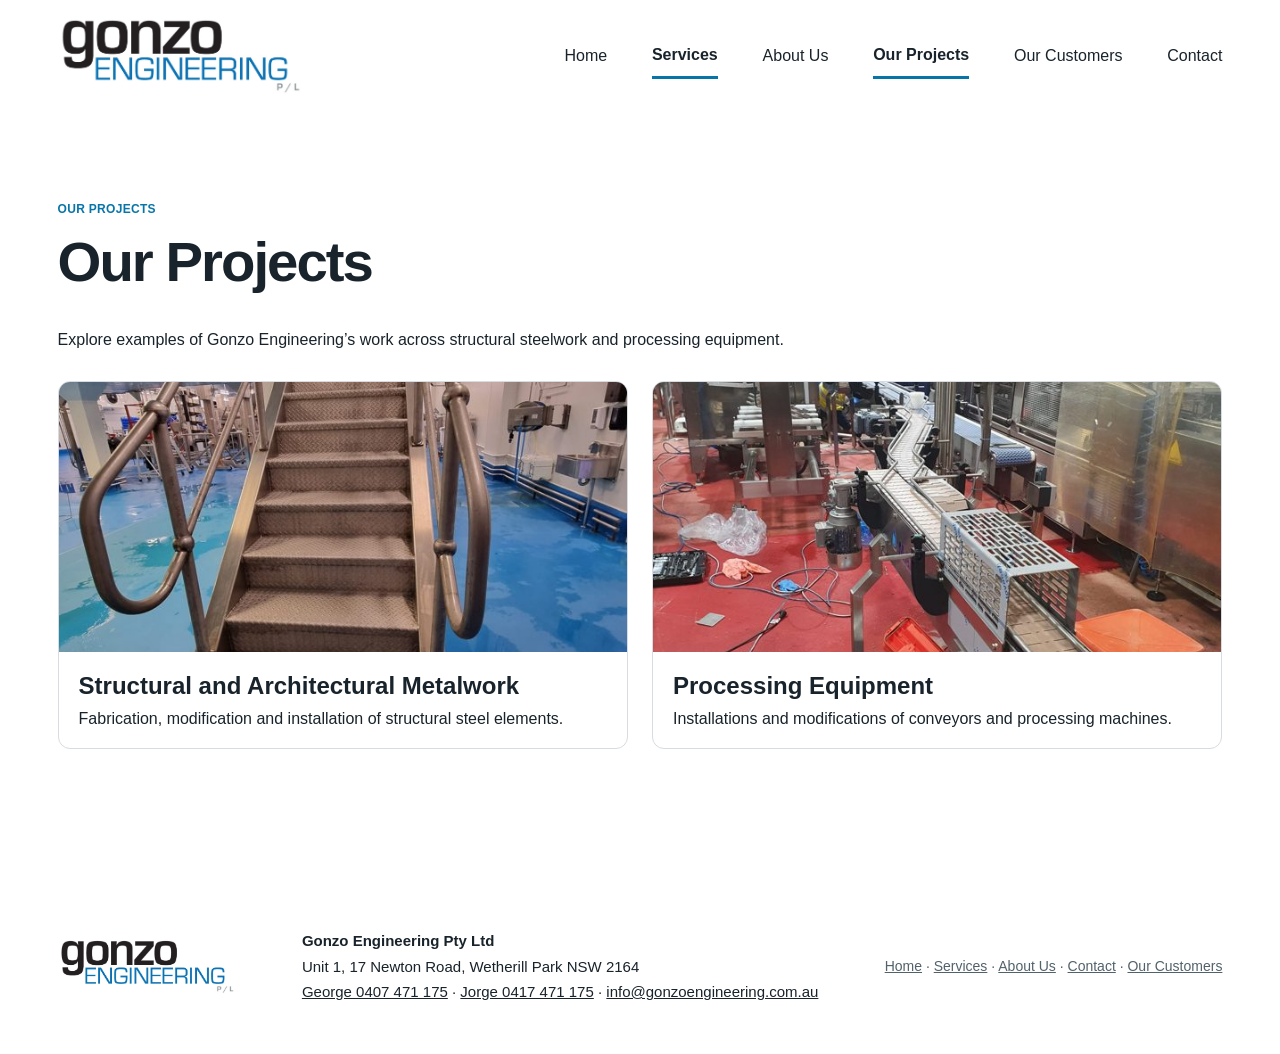
<file: our-projects.html>
<!DOCTYPE html>

<html lang="en"><head><meta charset="utf-8"/><meta content="width=device-width,initial-scale=1" name="viewport"/><meta content="noindex,nofollow" name="robots"/><title>Our Projects | Gonzo Engineering</title><link href="styles.css" rel="stylesheet"/><link href="expansion.css" rel="stylesheet"/></head><body class="projects-page"><a class="skip-link" href="#main">Skip to content</a><header><div class="wrap mast"><img alt="Gonzo Engineering Pty Ltd" class="logo" src="assets/logo.jpg"/><button aria-controls="nav" aria-expanded="false" class="menu" id="menu">Menu</button><nav aria-label="Main navigation" class="nav" id="nav"><a href="index.html#home">Home</a><a class="active" href="index.html#services">Services</a><a href="index.html#about">About Us</a><a class="active" href="our-projects.html">Our Projects</a><a href="customers.html">Our Customers</a><a href="index.html#contact">Contact</a></nav></div></header><main id="main" tabindex="-1"><section class="wrap block" id="projects"><p class="eyebrow">OUR PROJECTS</p><h1>Our Projects</h1><p>Explore examples of Gonzo Engineering’s work across structural steelwork and processing equipment.</p><div class="project-category-grid"><a class="project-category-card" href="structural-steelwork.html"><img alt="Structural and Architectural Metalwork" loading="lazy" src="assets/chosen-r0024-thumb.jpg"/><div><h2>Structural and Architectural Metalwork</h2><p>Fabrication, modification and installation of structural steel elements.</p></div></a><a class="project-category-card" href="processing-equipment.html"><img alt="Processing Equipment" loading="lazy" src="assets/chosen-r0127-thumb.jpg"/><div><h2>Processing Equipment</h2><p>Installations and modifications of conveyors and processing machines.</p></div></a></div></section></main><dialog aria-labelledby="work-caption" class="work-dialog" id="work-dialog"><div class="work-viewer"><header class="work-dialog-header"><span aria-live="polite" id="work-position"></span><button aria-label="Close photograph" class="work-control" id="work-close" type="button">Close ×</button></header><figure class="work-dialog-figure"><img alt="" id="work-full-image"/><figcaption id="work-caption"></figcaption></figure><nav aria-label="Photograph navigation" class="work-dialog-nav"><button aria-label="Previous photograph" class="work-control" id="work-previous" type="button">← Previous</button><span class="work-key-hint">Arrow keys to browse · Esc to close</span><button aria-label="Next photograph" class="work-control" id="work-next" type="button">Next →</button></nav></div></dialog><footer class="wrap"><div class="foot"><img alt="Gonzo Engineering" src="assets/logo.jpg"/><p><b>Gonzo Engineering Pty Ltd</b><br/>Unit 1, 17 Newton Road, Wetherill Park NSW 2164<br/><a href="tel:+61407471175">George 0407 471 175</a> &middot; <a href="tel:+61417471175">Jorge 0417 471 175</a> · <a href="mailto:info@gonzoengineering.com.au">info@gonzoengineering.com.au</a></p><nav aria-label="Footer"><a href="index.html#home">Home</a> · <a href="index.html#services">Services</a> · <a href="index.html#about">About Us</a> · <a href="index.html#contact">Contact</a> · <a href="customers.html">Our Customers</a></nav></div></footer><script defer="" src="navigation.js"></script></body></html>
</file>
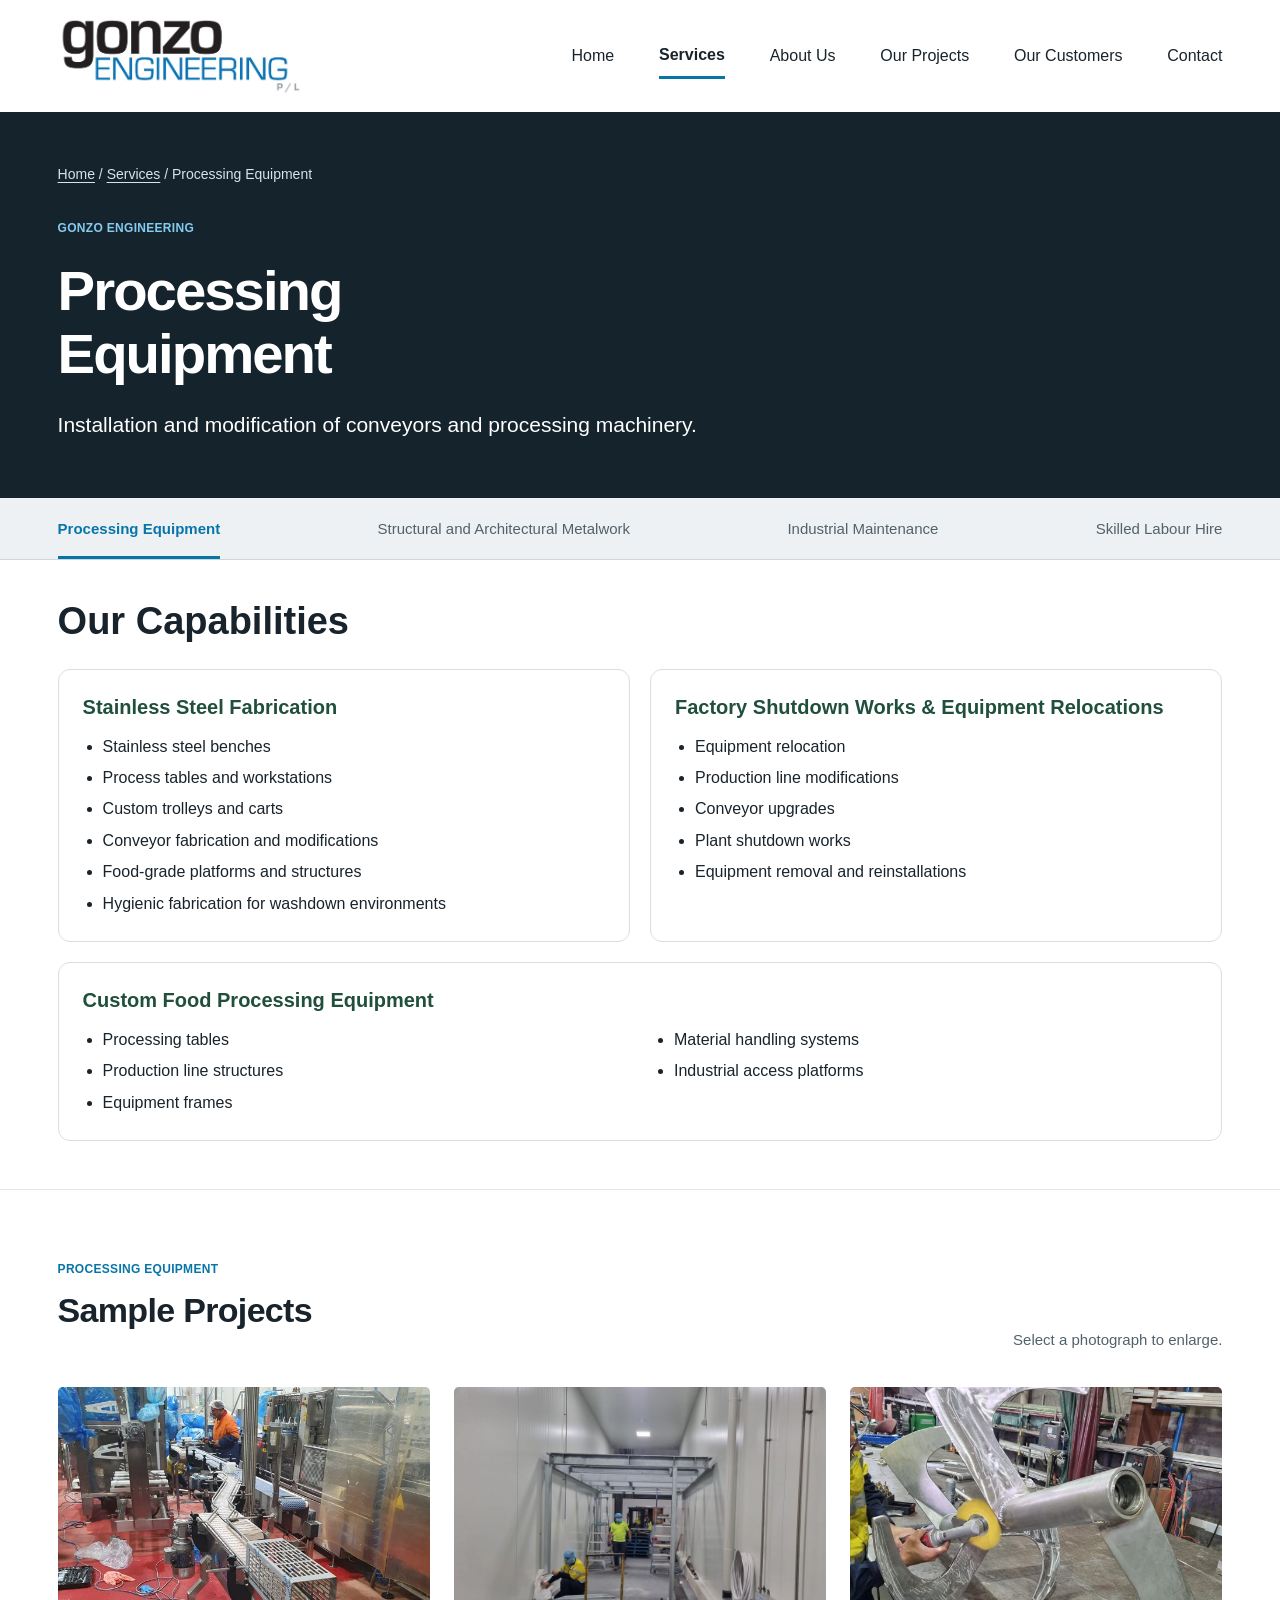
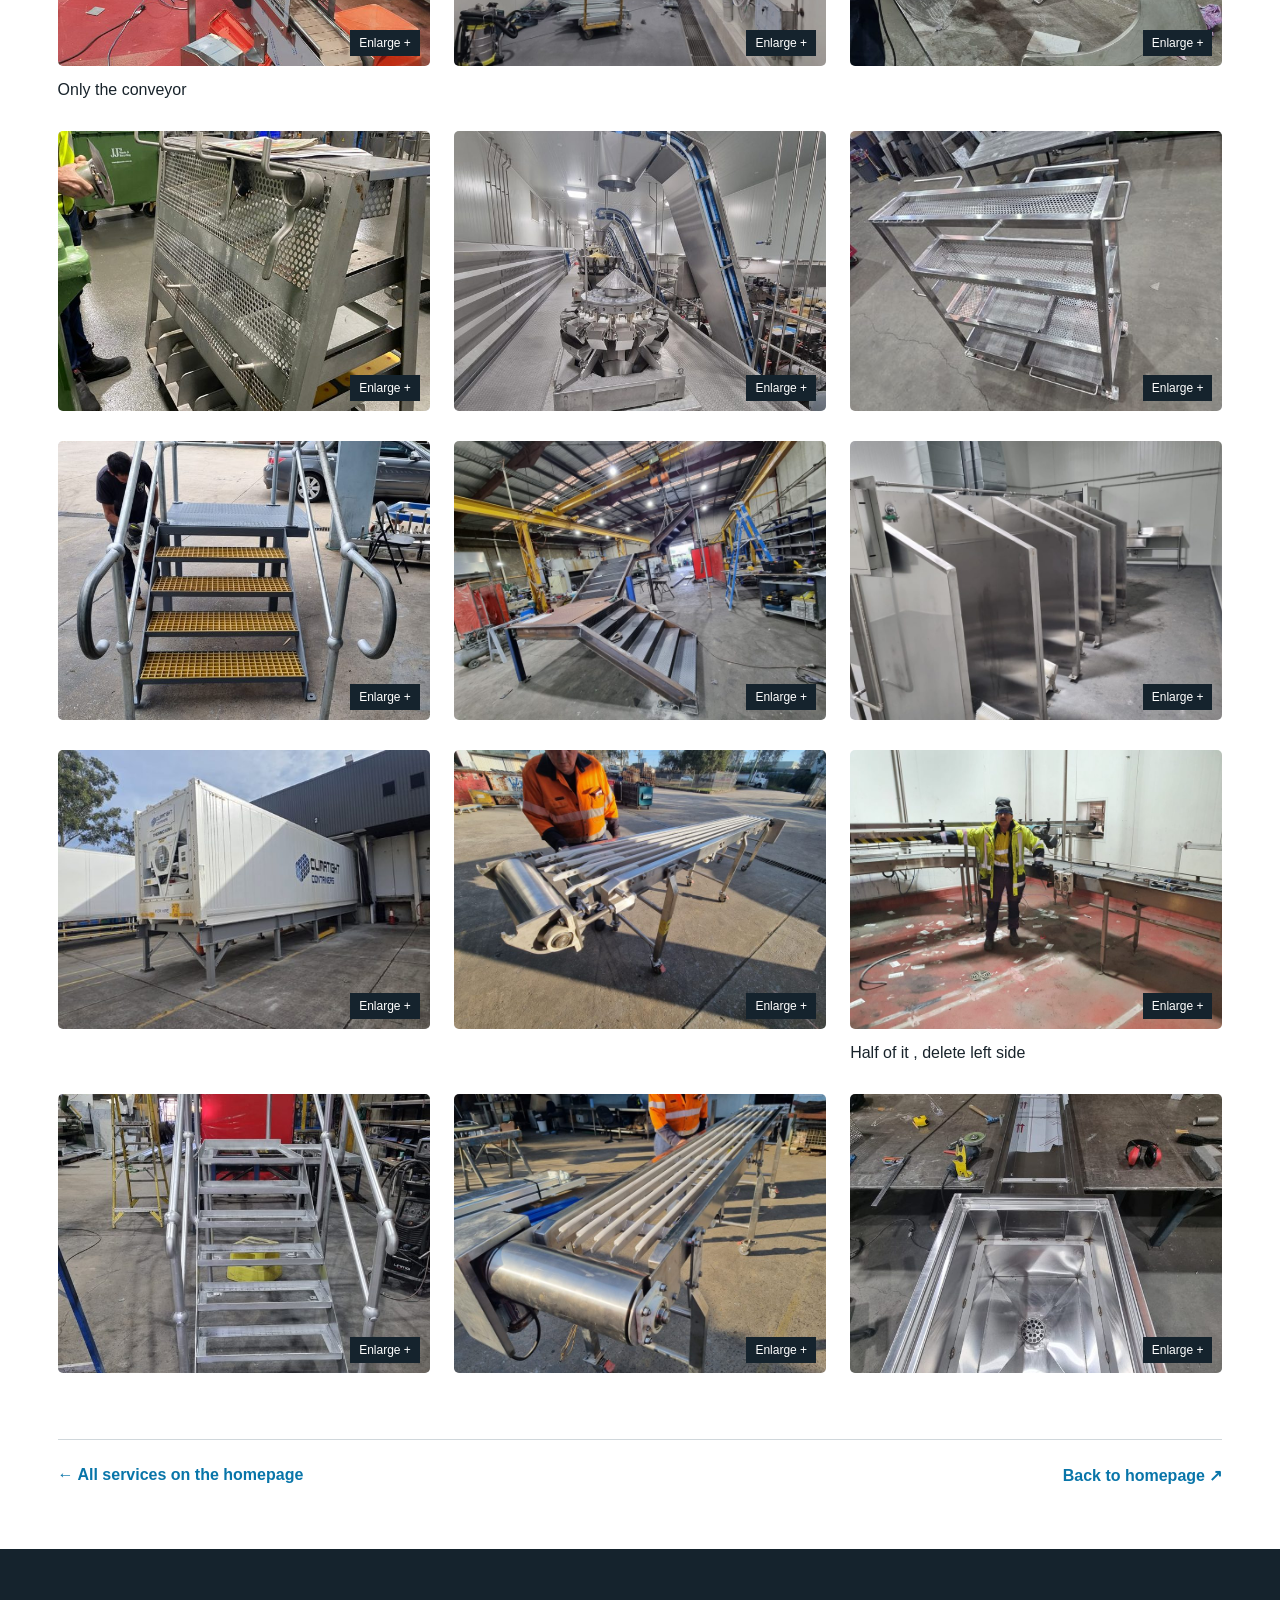
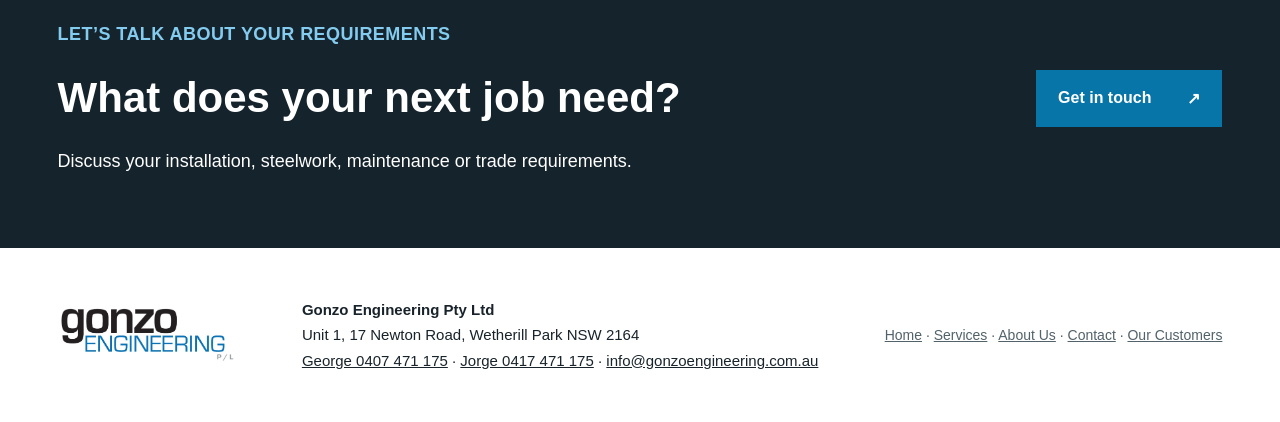
<file: processing-equipment.html>
<!DOCTYPE html>

<html lang="en"><head><meta charset="utf-8"/><meta content="width=device-width,initial-scale=1" name="viewport"/><meta content="noindex,nofollow" name="robots"/><title>Processing Equipment | Gonzo Engineering v2.0 · Design Acceptance Review</title><link href="styles.css" rel="stylesheet"/><link href="expansion.css" rel="stylesheet"/></head><body class="service-page"><a class="skip-link" href="#main">Skip to content</a><header><div class="wrap mast"><img alt="Gonzo Engineering Pty Ltd" class="logo" src="assets/logo.jpg"/><button aria-controls="nav" aria-expanded="false" class="menu" id="menu">Menu</button><nav aria-label="Main navigation" class="nav" id="nav"><a href="index.html#home">Home</a><a class="active" href="index.html#services">Services</a><a href="index.html#about">About Us</a><a href="our-projects.html">Our Projects</a><a href="customers.html">Our Customers</a><a href="index.html#contact">Contact</a></nav></div></header><main id="main" tabindex="-1"><section class="service-intro"><div class="wrap"><p class="breadcrumb"><a href="index.html">Home</a> / <a href="index.html#services">Services</a> / Processing Equipment</p><p class="eyebrow">Gonzo Engineering</p><h1>Processing Equipment</h1><p class="service-summary">Installation and modification of conveyors and processing machinery.</p></div></section><nav aria-label="Service pages" class="service-pages-nav"><div class="wrap"><a aria-current="page" href="processing-equipment.html">Processing Equipment</a><a href="structural-steelwork.html">Structural and Architectural Metalwork</a><a href="industrial-maintenance.html">Industrial Maintenance</a><a href="skilled-labour-hire.html">Skilled Labour Hire</a></div></nav><section aria-labelledby="capabilities-title" class="wrap capabilities-section"><h2 id="capabilities-title">Our Capabilities</h2><div class="capabilities-grid"><div class="capability-group"><h3>Stainless Steel Fabrication</h3><ul><li>Stainless steel benches</li><li>Process tables and workstations</li><li>Custom trolleys and carts</li><li>Conveyor fabrication and modifications</li><li>Food-grade platforms and structures</li><li>Hygienic fabrication for washdown environments</li></ul></div><div class="capability-group"><h3>Factory Shutdown Works &amp; Equipment Relocations</h3><ul><li>Equipment relocation</li><li>Production line modifications</li><li>Conveyor upgrades</li><li>Plant shutdown works</li><li>Equipment removal and reinstallations</li></ul></div><div class="capability-group capability-group--wide"><h3>Custom Food Processing Equipment</h3><ul><li>Processing tables</li><li>Production line structures</li><li>Equipment frames</li><li>Material handling systems</li><li>Industrial access platforms</li></ul></div></div></section><section aria-labelledby="service-work-title" class="wrap service-content"><div class="work-heading"><div><p class="eyebrow">Processing Equipment</p><h2 id="service-work-title">Sample Projects</h2></div><p class="work-hint">Select a photograph to enlarge.</p></div><div class="work-grid"><figure class="work-item"><button aria-label="Enlarge photograph 1: Only the conveyor" class="work-open" data-work-index="0" type="button"><img alt="Only the conveyor" class="work-portrait" height="850" loading="lazy" src="assets/chosen-r0127-thumb.jpg" width="637"/><span aria-hidden="true" class="work-enlarge">Enlarge +</span></button><figcaption>Only the conveyor</figcaption></figure><figure class="work-item"><button aria-label="Enlarge photograph 2" class="work-open" data-work-index="1" type="button"><img alt="" height="638" loading="lazy" src="assets/chosen-r0129-thumb.jpg" width="850"/><span aria-hidden="true" class="work-enlarge">Enlarge +</span></button><figcaption hidden></figcaption></figure><figure class="work-item"><button aria-label="Enlarge photograph 3" class="work-open" data-work-index="2" type="button"><img alt="" class="work-portrait" height="850" loading="lazy" src="assets/chosen-r0131-thumb.jpg" width="637"/><span aria-hidden="true" class="work-enlarge">Enlarge +</span></button><figcaption hidden></figcaption></figure><figure class="work-item"><button aria-label="Enlarge photograph 4" class="work-open" data-work-index="3" type="button"><img alt="" class="work-portrait" height="850" loading="lazy" src="assets/chosen-r0133-thumb.jpg" width="637"/><span aria-hidden="true" class="work-enlarge">Enlarge +</span></button><figcaption hidden></figcaption></figure><figure class="work-item"><button aria-label="Enlarge photograph 5" class="work-open" data-work-index="4" type="button"><img alt="" class="work-portrait" height="850" loading="lazy" src="assets/chosen-r0134-thumb.jpg" width="637"/><span aria-hidden="true" class="work-enlarge">Enlarge +</span></button><figcaption hidden></figcaption></figure><figure class="work-item"><button aria-label="Enlarge photograph 6" class="work-open" data-work-index="5" type="button"><img alt="" height="393" loading="lazy" src="assets/chosen-r0139-thumb.jpg" width="850"/><span aria-hidden="true" class="work-enlarge">Enlarge +</span></button><figcaption hidden></figcaption></figure><figure class="work-item"><button aria-label="Enlarge photograph 7" class="work-open" data-work-index="6" type="button"><img alt="" class="work-portrait" height="850" loading="lazy" src="assets/chosen-r0140-thumb.jpg" width="637"/><span aria-hidden="true" class="work-enlarge">Enlarge +</span></button><figcaption hidden></figcaption></figure><figure class="work-item"><button aria-label="Enlarge photograph 8" class="work-open" data-work-index="7" type="button"><img alt="" height="638" loading="lazy" src="assets/chosen-r0142-thumb.jpg" width="850"/><span aria-hidden="true" class="work-enlarge">Enlarge +</span></button><figcaption hidden></figcaption></figure><figure class="work-item"><button aria-label="Enlarge photograph 9" class="work-open" data-work-index="8" type="button"><img alt="" height="638" loading="lazy" src="assets/chosen-r0145-thumb.jpg" width="850"/><span aria-hidden="true" class="work-enlarge">Enlarge +</span></button><figcaption hidden></figcaption></figure><figure class="work-item"><button aria-label="Enlarge photograph 10" class="work-open" data-work-index="9" type="button"><img alt="" height="393" loading="lazy" src="assets/chosen-r0146-thumb.jpg" width="850"/><span aria-hidden="true" class="work-enlarge">Enlarge +</span></button><figcaption hidden></figcaption></figure><figure class="work-item"><button aria-label="Enlarge photograph 11" class="work-open" data-work-index="10" type="button"><img alt="" height="638" loading="lazy" src="assets/chosen-r0148-thumb.jpg" width="850"/><span aria-hidden="true" class="work-enlarge">Enlarge +</span></button><figcaption hidden></figcaption></figure><figure class="work-item"><button aria-label="Enlarge photograph 12: Half of it , delete left side" class="work-open" data-work-index="11" type="button"><img alt="Half of it , delete left side" height="638" loading="lazy" src="assets/chosen-r0151-thumb.jpg" width="850"/><span aria-hidden="true" class="work-enlarge">Enlarge +</span></button><figcaption>Half of it , delete left side</figcaption></figure><figure class="work-item"><button aria-label="Enlarge photograph 13" class="work-open" data-work-index="12" type="button"><img alt="" class="work-portrait" height="850" loading="lazy" src="assets/chosen-r0175-thumb.jpg" width="637"/><span aria-hidden="true" class="work-enlarge">Enlarge +</span></button><figcaption hidden></figcaption></figure><figure class="work-item"><button aria-label="Enlarge photograph 14" class="work-open" data-work-index="13" type="button"><img alt="" height="638" loading="lazy" src="assets/chosen-r0184-thumb.jpg" width="850"/><span aria-hidden="true" class="work-enlarge">Enlarge +</span></button><figcaption hidden></figcaption></figure><figure class="work-item"><button aria-label="Enlarge photograph 15" class="work-open" data-work-index="14" type="button"><img alt="" class="work-portrait" height="850" loading="lazy" src="assets/chosen-r0186-thumb.jpg" width="637"/><span aria-hidden="true" class="work-enlarge">Enlarge +</span></button><figcaption hidden></figcaption></figure></div></section><div class="wrap service-bottom"><nav aria-label="Return navigation" class="service-links"><a href="index.html#services">← All services on the homepage</a><a href="index.html">Back to homepage ↗</a></nav></div><section class="contact-band" id="contact"><div class="wrap contact-inner"><div><p class="eyebrow">Let’s talk about your requirements</p><h2>What does your next job need?</h2><p>Discuss your installation, steelwork, maintenance or trade requirements.</p></div><a class="button" href="mailto:info@gonzoengineering.com.au?subject=Gonzo%20Engineering%20enquiry">Get in touch <span aria-hidden="true">↗</span></a></div></section></main><dialog aria-labelledby="work-caption" class="work-dialog" id="work-dialog"><div class="work-viewer"><header class="work-dialog-header"><span aria-live="polite" id="work-position"></span><button aria-label="Close photograph" class="work-control" id="work-close" type="button">Close ×</button></header><figure class="work-dialog-figure"><img alt="" id="work-full-image"/><figcaption id="work-caption" hidden></figcaption></figure><nav aria-label="Photograph navigation" class="work-dialog-nav"><button aria-label="Previous photograph" class="work-control" id="work-previous" type="button">← Previous</button><span class="work-key-hint">Arrow keys to browse · Esc to close</span><button aria-label="Next photograph" class="work-control" id="work-next" type="button">Next →</button></nav></div></dialog><footer class="wrap"><div class="foot"><img alt="Gonzo Engineering" src="assets/logo.jpg"/><p><b>Gonzo Engineering Pty Ltd</b><br/>Unit 1, 17 Newton Road, Wetherill Park NSW 2164<br/><a href="tel:+61407471175">George 0407 471 175</a> &middot; <a href="tel:+61417471175">Jorge 0417 471 175</a> · <a href="mailto:info@gonzoengineering.com.au">info@gonzoengineering.com.au</a></p><nav aria-label="Footer"><a href="index.html#home">Home</a> · <a href="index.html#services">Services</a> · <a href="index.html#about">About Us</a> · <a href="index.html#contact">Contact</a> · <a href="customers.html">Our Customers</a></nav></div></footer><script defer="" src="processing-equipment.js"></script></body></html>
</file>
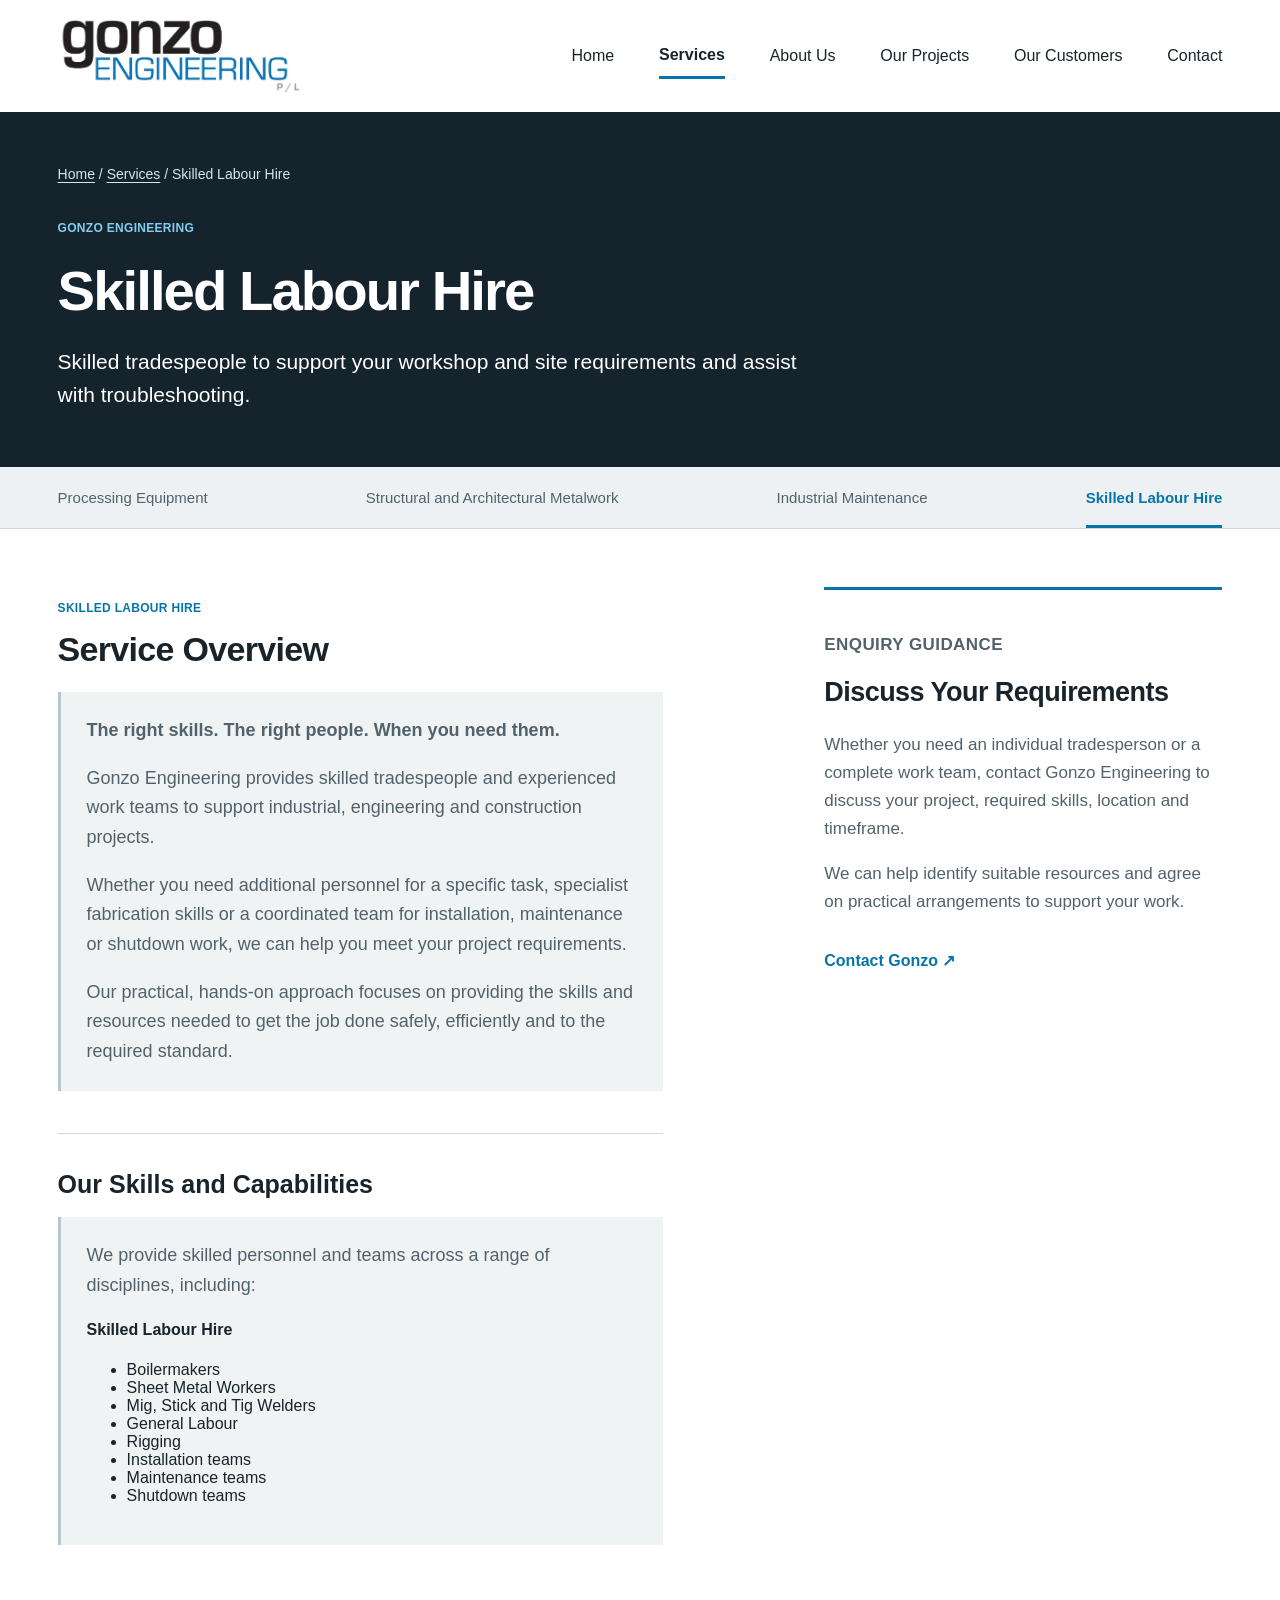
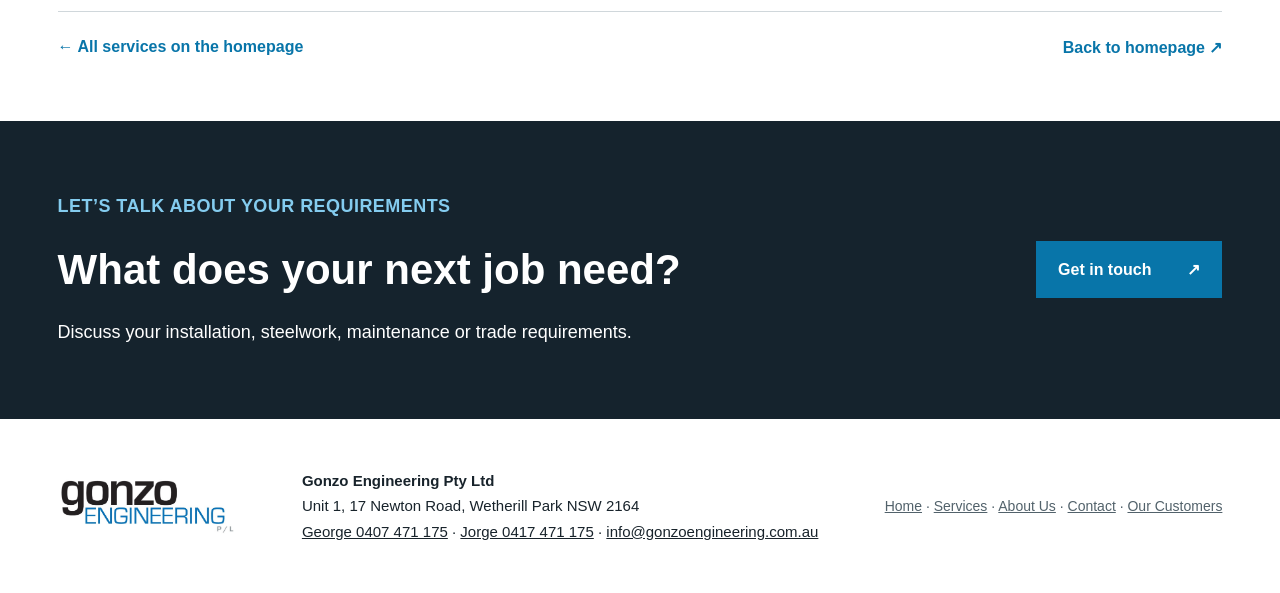
<file: skilled-labour-hire.html>
<!DOCTYPE html>

<html lang="en"><head><meta charset="utf-8"/><meta content="width=device-width,initial-scale=1" name="viewport"/><meta content="noindex,nofollow" name="robots"/><title>Skilled Labour Hire | Gonzo Engineering v2.0 · Design Acceptance Review</title><link href="styles.css" rel="stylesheet"/><link href="expansion.css" rel="stylesheet"/></head><body class="service-page"><a class="skip-link" href="#main">Skip to content</a><header><div class="wrap mast"><img alt="Gonzo Engineering Pty Ltd" class="logo" src="assets/logo.jpg"/><button aria-controls="nav" aria-expanded="false" class="menu" id="menu">Menu</button><nav aria-label="Main navigation" class="nav" id="nav"><a href="index.html#home">Home</a><a class="active" href="index.html#services">Services</a><a href="index.html#about">About Us</a><a href="our-projects.html">Our Projects</a><a href="customers.html">Our Customers</a><a href="index.html#contact">Contact</a></nav></div></header><main id="main" tabindex="-1"><section class="service-intro"><div class="wrap"><p class="breadcrumb"><a href="index.html">Home</a> / <a href="index.html#services">Services</a> / Skilled Labour Hire</p><p class="eyebrow">Gonzo Engineering</p><h1>Skilled Labour Hire</h1><p class="service-summary">Skilled tradespeople to support your workshop and site requirements and assist with troubleshooting.</p></div></section><nav aria-label="Service pages" class="service-pages-nav"><div class="wrap"><a href="processing-equipment.html">Processing Equipment</a><a href="structural-steelwork.html">Structural and Architectural Metalwork</a><a href="industrial-maintenance.html">Industrial Maintenance</a><a aria-current="page" href="skilled-labour-hire.html">Skilled Labour Hire</a></div></nav><section class="wrap service-content"><div class="editorial"><div class="editorial-copy"><section><p class="eyebrow">Skilled Labour Hire</p><h2>Service Overview</h2><div class="copy-placeholder"><p><strong>The right skills. The right people. When you need them.</strong></p><p>Gonzo Engineering provides skilled tradespeople and experienced work teams to support industrial, engineering and construction projects.</p><p>Whether you need additional personnel for a specific task, specialist fabrication skills or a coordinated team for installation, maintenance or shutdown work, we can help you meet your project requirements.</p><p>Our practical, hands-on approach focuses on providing the skills and resources needed to get the job done safely, efficiently and to the required standard.</p></div></section><section><h3>Our Skills and Capabilities</h3><div class="copy-placeholder"><p>We provide skilled personnel and teams across a range of disciplines, including:</p><h4>Skilled Labour Hire</h4><ul><li>Boilermakers</li><li>Sheet Metal Workers</li><li>Mig, Stick and Tig Welders</li><li>General Labour</li><li>Rigging</li><li>Installation teams</li><li>Maintenance teams</li><li>Shutdown teams</li></ul></div></section></div><aside class="editorial-aside"><p class="eyebrow">Enquiry guidance</p><h2>Discuss Your Requirements</h2><p>Whether you need an individual tradesperson or a complete work team, contact Gonzo Engineering to discuss your project, required skills, location and timeframe.</p><p>We can help identify suitable resources and agree on practical arrangements to support your work.</p><a class="text-link" href="#contact">Contact Gonzo ↗</a></aside></div></section><div class="wrap service-bottom"><nav aria-label="Return navigation" class="service-links"><a href="index.html#services">← All services on the homepage</a><a href="index.html">Back to homepage ↗</a></nav></div><section class="contact-band" id="contact"><div class="wrap contact-inner"><div><p class="eyebrow">Let’s talk about your requirements</p><h2>What does your next job need?</h2><p>Discuss your installation, steelwork, maintenance or trade requirements.</p></div><a class="button" href="mailto:info@gonzoengineering.com.au?subject=Gonzo%20Engineering%20enquiry">Get in touch <span aria-hidden="true">↗</span></a></div></section></main><footer class="wrap"><div class="foot"><img alt="Gonzo Engineering" src="assets/logo.jpg"/><p><b>Gonzo Engineering Pty Ltd</b><br/>Unit 1, 17 Newton Road, Wetherill Park NSW 2164<br/><a href="tel:+61407471175">George 0407 471 175</a> &middot; <a href="tel:+61417471175">Jorge 0417 471 175</a> · <a href="mailto:info@gonzoengineering.com.au">info@gonzoengineering.com.au</a></p><nav aria-label="Footer"><a href="index.html#home">Home</a> · <a href="index.html#services">Services</a> · <a href="index.html#about">About Us</a> · <a href="index.html#contact">Contact</a> · <a href="customers.html">Our Customers</a></nav></div></footer><script defer="" src="navigation.js"></script></body></html>
</file>
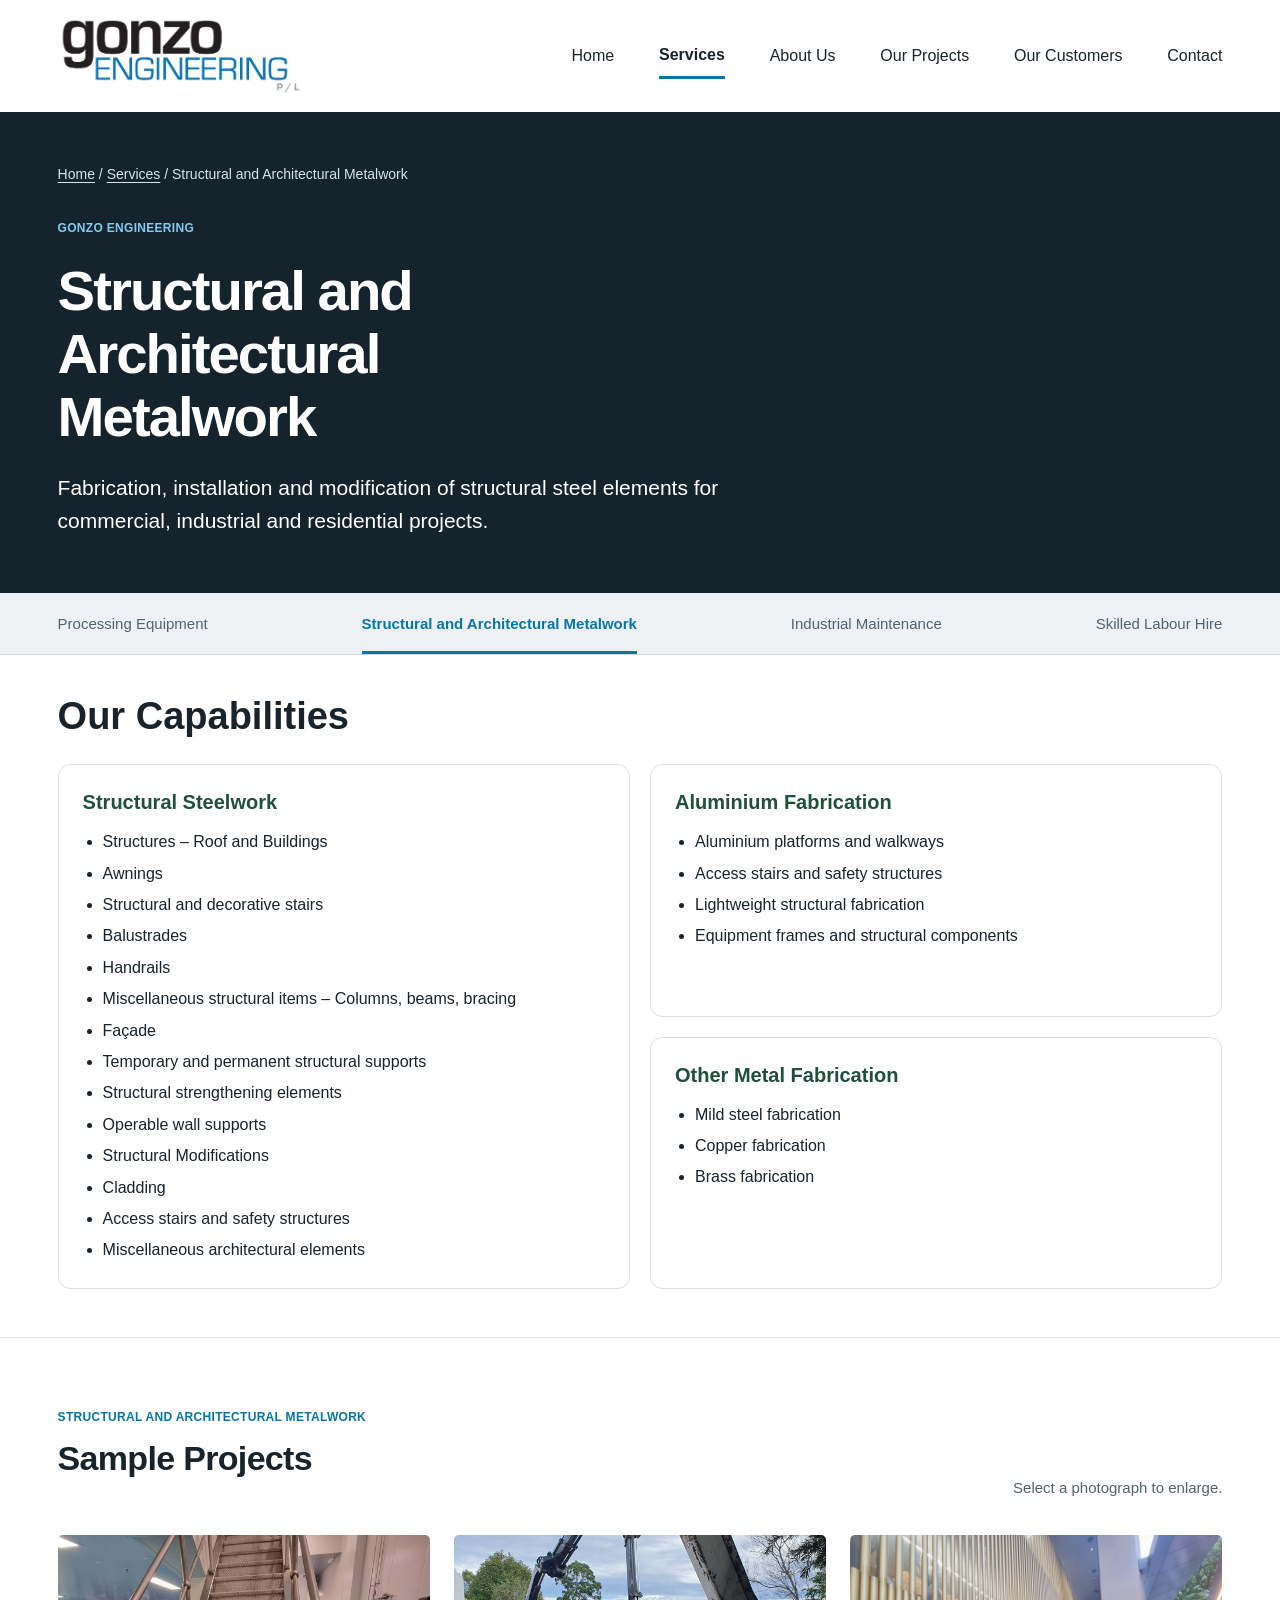
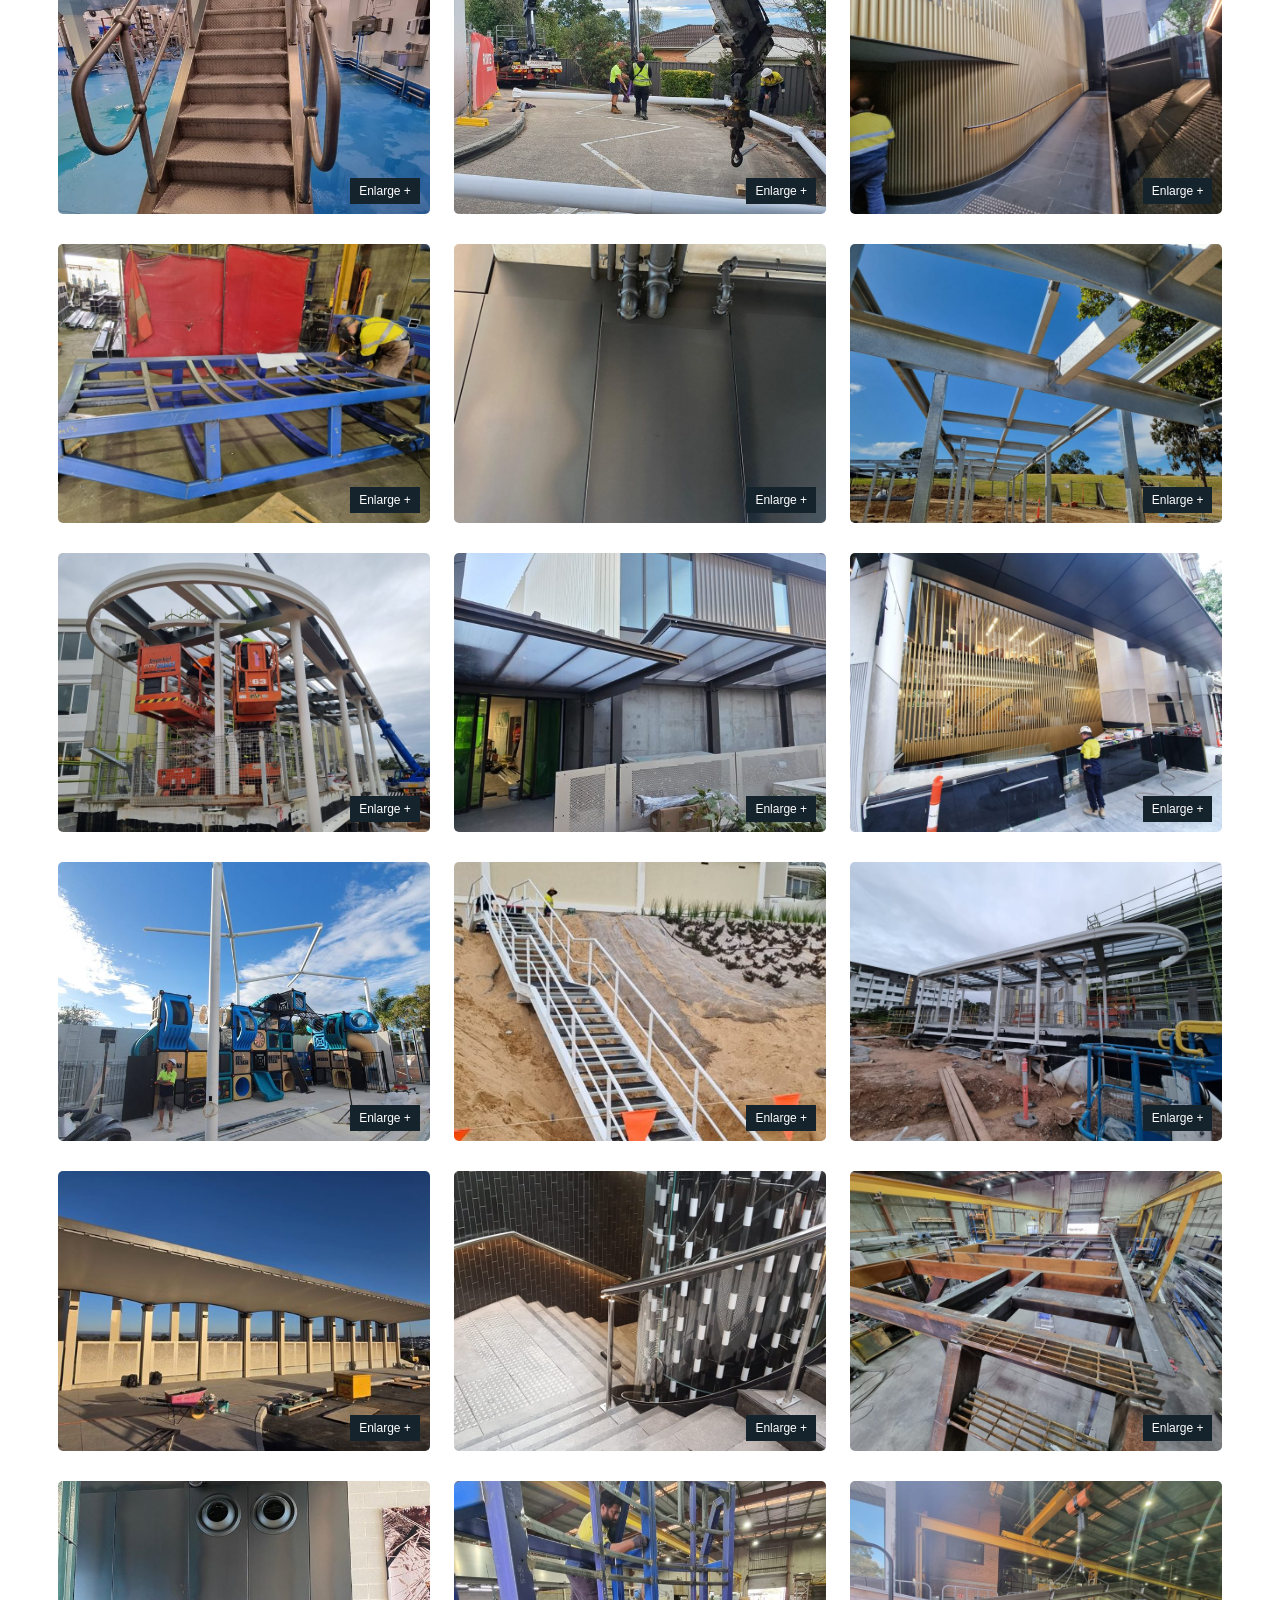
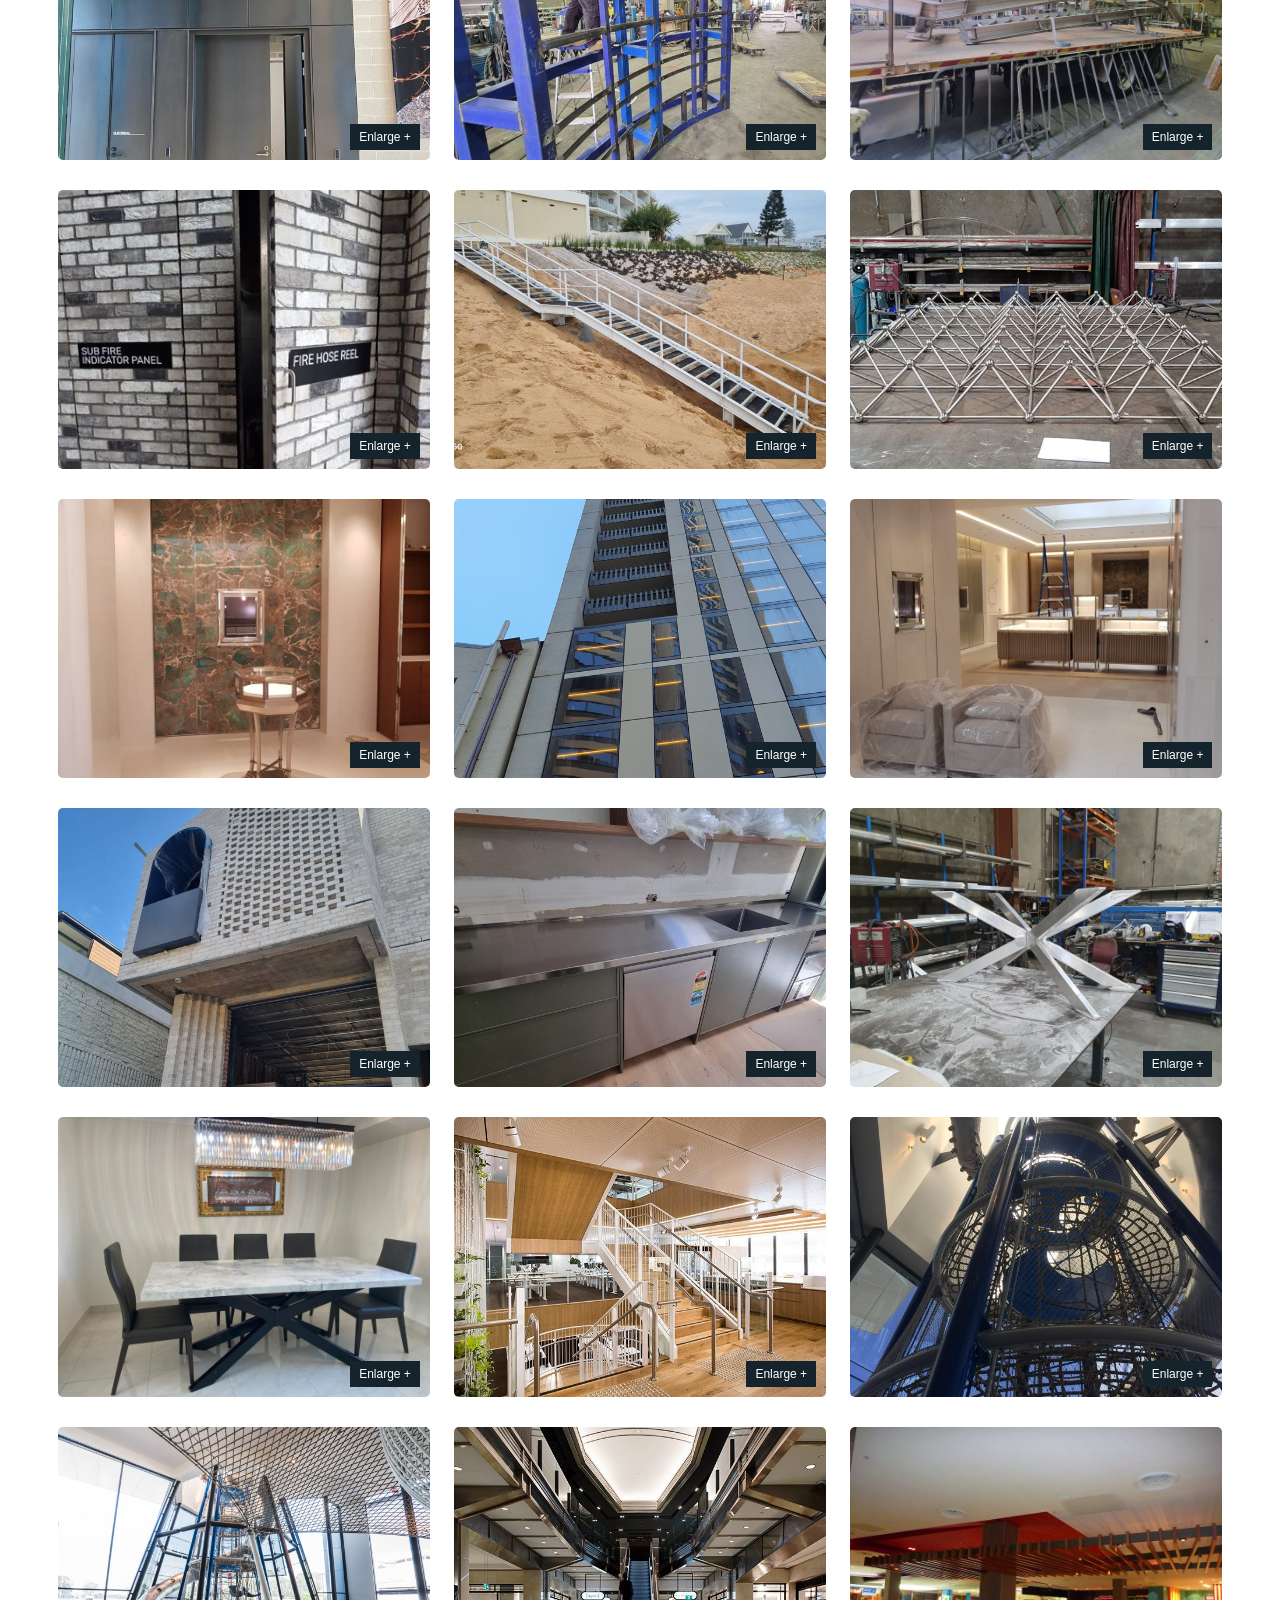
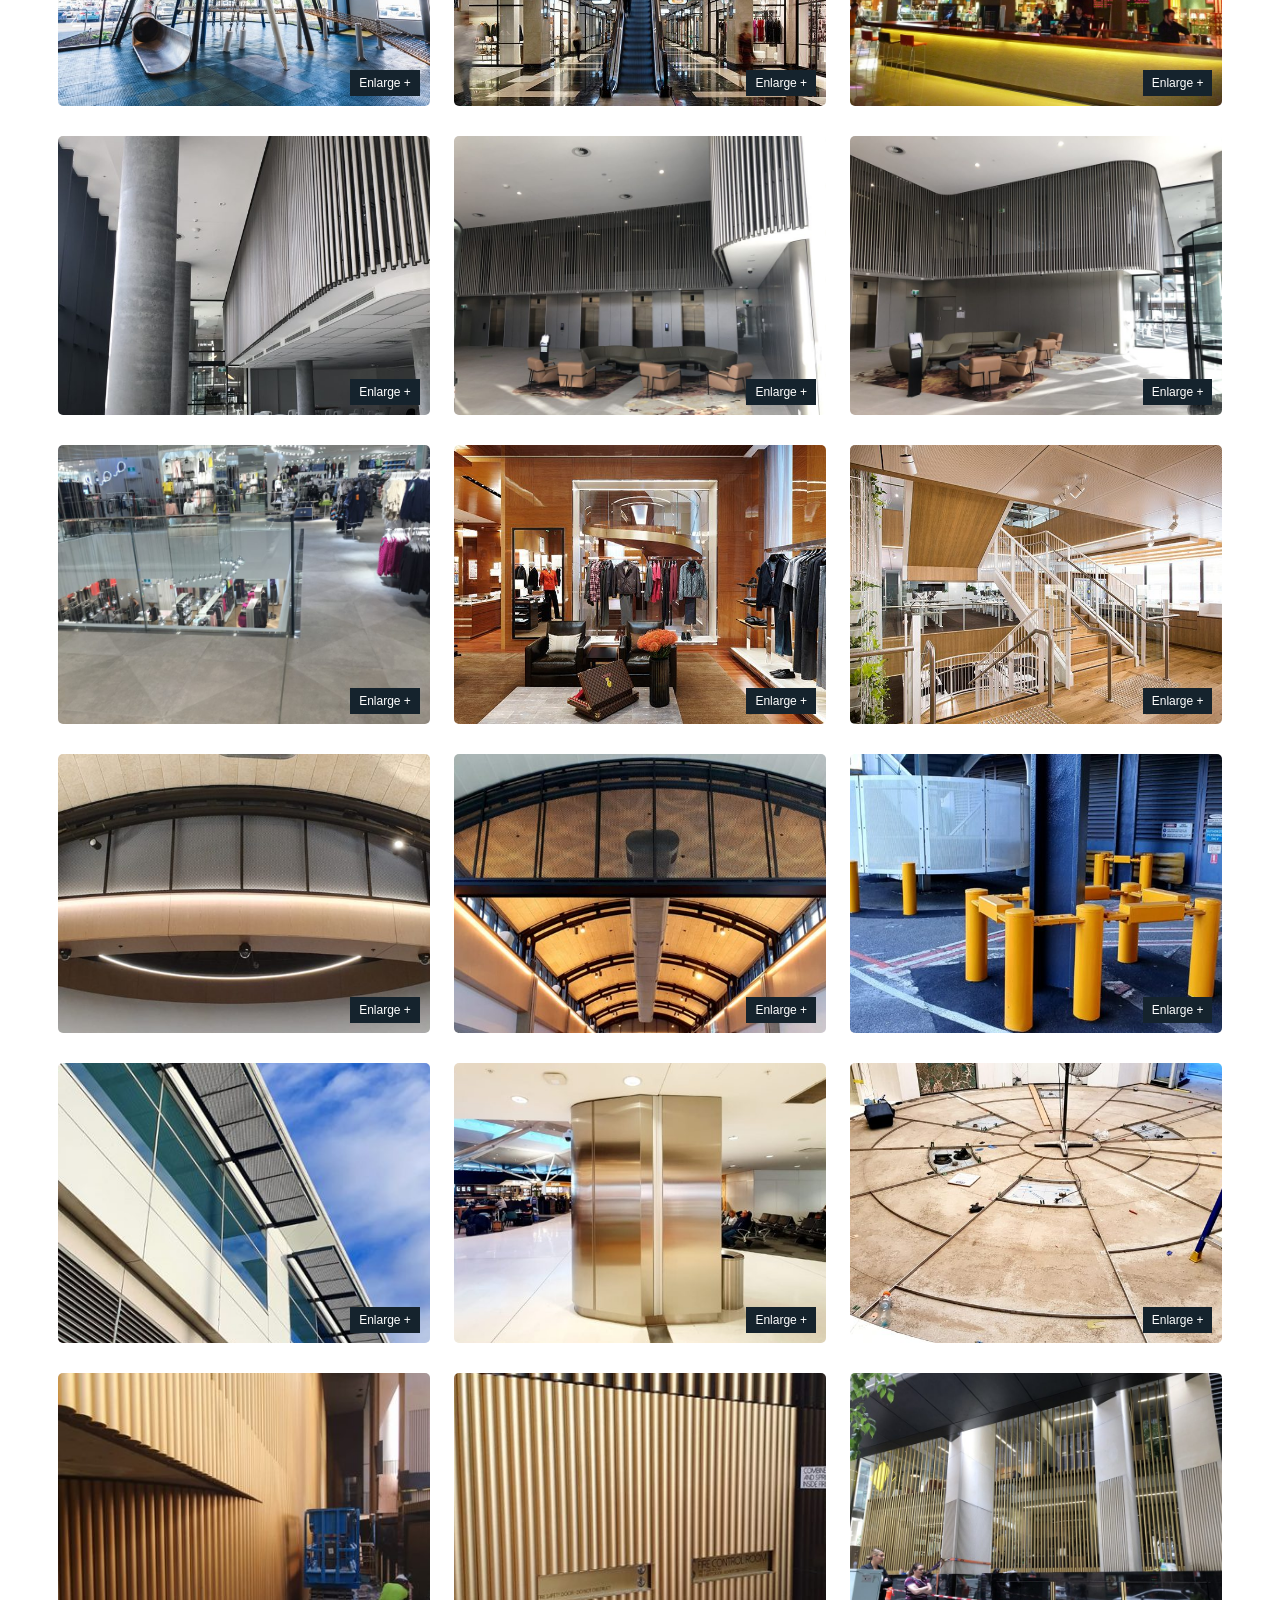
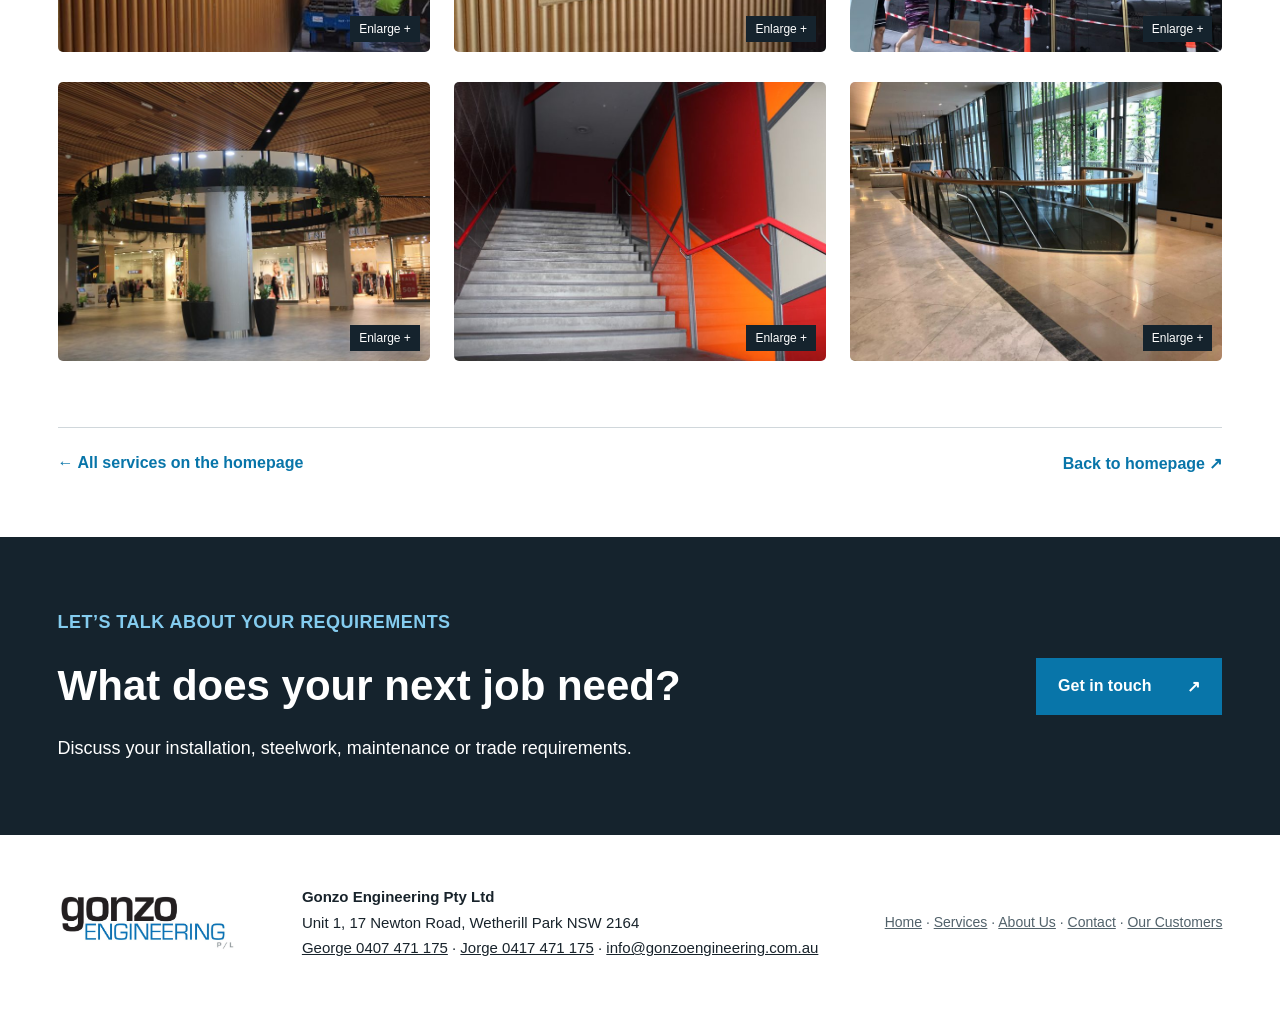
<file: structural-steelwork.html>
<!DOCTYPE html>

<html lang="en"><head><meta charset="utf-8"/><meta content="width=device-width,initial-scale=1" name="viewport"/><meta content="noindex,nofollow" name="robots"/><title>Structural and Architectural Metalwork | Gonzo Engineering v2.0 · Design Acceptance Review</title><link href="styles.css" rel="stylesheet"/><link href="expansion.css" rel="stylesheet"/></head><body class="service-page"><a class="skip-link" href="#main">Skip to content</a><header><div class="wrap mast"><img alt="Gonzo Engineering Pty Ltd" class="logo" src="assets/logo.jpg"/><button aria-controls="nav" aria-expanded="false" class="menu" id="menu">Menu</button><nav aria-label="Main navigation" class="nav" id="nav"><a href="index.html#home">Home</a><a class="active" href="index.html#services">Services</a><a href="index.html#about">About Us</a><a href="our-projects.html">Our Projects</a><a href="customers.html">Our Customers</a><a href="index.html#contact">Contact</a></nav></div></header><main id="main" tabindex="-1"><section class="service-intro"><div class="wrap"><p class="breadcrumb"><a href="index.html">Home</a> / <a href="index.html#services">Services</a> / Structural and Architectural Metalwork</p><p class="eyebrow">Gonzo Engineering</p><h1>Structural and Architectural Metalwork</h1><p class="service-summary">Fabrication, installation and modification of structural steel elements for commercial, industrial and residential projects.</p></div></section><nav aria-label="Service pages" class="service-pages-nav"><div class="wrap"><a href="processing-equipment.html">Processing Equipment</a><a aria-current="page" href="structural-steelwork.html">Structural and Architectural Metalwork</a><a href="industrial-maintenance.html">Industrial Maintenance</a><a href="skilled-labour-hire.html">Skilled Labour Hire</a></div></nav><section aria-labelledby="capabilities-title" class="wrap capabilities-section"><h2 id="capabilities-title">Our Capabilities</h2><div class="capabilities-grid capabilities-grid--structural"><div class="capability-group"><h3>Structural Steelwork</h3><ul><li>Structures – Roof and Buildings</li><li>Awnings</li><li>Structural and decorative stairs</li><li>Balustrades</li><li>Handrails</li><li>Miscellaneous structural items – Columns, beams, bracing</li><li>Façade</li><li>Temporary and permanent structural supports</li><li>Structural strengthening elements</li><li>Operable wall supports</li><li>Structural Modifications</li><li>Cladding</li><li>Access stairs and safety structures</li><li>Miscellaneous architectural elements</li></ul></div><div class="capability-stack"><div class="capability-group"><h3>Aluminium Fabrication</h3><ul><li>Aluminium platforms and walkways</li><li>Access stairs and safety structures</li><li>Lightweight structural fabrication</li><li>Equipment frames and structural components</li></ul></div><div class="capability-group"><h3>Other Metal Fabrication</h3><ul><li>Mild steel fabrication</li><li>Copper fabrication</li><li>Brass fabrication</li></ul></div></div></div></section><section aria-labelledby="service-work-title" class="wrap service-content"><div class="work-heading"><div><p class="eyebrow">Structural and Architectural Metalwork</p><h2 id="service-work-title">Sample Projects</h2></div><p class="work-hint">Select a photograph to enlarge.</p></div><div class="work-grid"><figure class="work-item"><button aria-label="Enlarge photograph 1" class="work-open" data-work-index="0" type="button"><img alt="" class="work-portrait" height="850" loading="lazy" src="assets/chosen-r0024-thumb.jpg" width="637"/><span aria-hidden="true" class="work-enlarge">Enlarge +</span></button><figcaption hidden></figcaption></figure><figure class="work-item"><button aria-label="Enlarge photograph 2" class="work-open" data-work-index="1" type="button"><img alt="" class="work-portrait" height="850" loading="lazy" src="assets/chosen-r0026-thumb.jpg" width="637"/><span aria-hidden="true" class="work-enlarge">Enlarge +</span></button><figcaption hidden></figcaption></figure><figure class="work-item"><button aria-label="Enlarge photograph 3" class="work-open" data-work-index="2" type="button"><img alt="" height="638" loading="lazy" src="assets/chosen-r0028-thumb.jpg" width="850"/><span aria-hidden="true" class="work-enlarge">Enlarge +</span></button><figcaption hidden></figcaption></figure><figure class="work-item"><button aria-label="Enlarge photograph 4" class="work-open" data-work-index="3" type="button"><img alt="" height="638" loading="lazy" src="assets/chosen-r0029-thumb.jpg" width="850"/><span aria-hidden="true" class="work-enlarge">Enlarge +</span></button><figcaption hidden></figcaption></figure><figure class="work-item"><button aria-label="Enlarge photograph 5" class="work-open" data-work-index="4" type="button"><img alt="" height="638" loading="lazy" src="assets/chosen-r0031-thumb.jpg" width="850"/><span aria-hidden="true" class="work-enlarge">Enlarge +</span></button><figcaption hidden></figcaption></figure><figure class="work-item"><button aria-label="Enlarge photograph 6" class="work-open" data-work-index="5" type="button"><img alt="" height="638" loading="lazy" src="assets/chosen-r0034-thumb.jpg" width="850"/><span aria-hidden="true" class="work-enlarge">Enlarge +</span></button><figcaption hidden></figcaption></figure><figure class="work-item"><button aria-label="Enlarge photograph 7" class="work-open" data-work-index="6" type="button"><img alt="" height="638" loading="lazy" src="assets/chosen-r0035-thumb.jpg" width="850"/><span aria-hidden="true" class="work-enlarge">Enlarge +</span></button><figcaption hidden></figcaption></figure><figure class="work-item"><button aria-label="Enlarge photograph 8" class="work-open" data-work-index="7" type="button"><img alt="" height="393" loading="lazy" src="assets/chosen-r0037-thumb.jpg" width="850"/><span aria-hidden="true" class="work-enlarge">Enlarge +</span></button><figcaption hidden></figcaption></figure><figure class="work-item"><button aria-label="Enlarge photograph 9" class="work-open" data-work-index="8" type="button"><img alt="" height="638" loading="lazy" src="assets/chosen-r0038-thumb.jpg" width="850"/><span aria-hidden="true" class="work-enlarge">Enlarge +</span></button><figcaption hidden></figcaption></figure><figure class="work-item"><button aria-label="Enlarge photograph 10" class="work-open" data-work-index="9" type="button"><img alt="" class="work-portrait" height="850" loading="lazy" src="assets/chosen-r0041-thumb.jpg" width="637"/><span aria-hidden="true" class="work-enlarge">Enlarge +</span></button><figcaption hidden></figcaption></figure><figure class="work-item"><button aria-label="Enlarge photograph 11" class="work-open" data-work-index="10" type="button"><img alt="" class="work-portrait" height="850" loading="lazy" src="assets/chosen-r0044-thumb.jpg" width="478"/><span aria-hidden="true" class="work-enlarge">Enlarge +</span></button><figcaption hidden></figcaption></figure><figure class="work-item"><button aria-label="Enlarge photograph 12" class="work-open" data-work-index="11" type="button"><img alt="" height="638" loading="lazy" src="assets/chosen-r0045-thumb.jpg" width="850"/><span aria-hidden="true" class="work-enlarge">Enlarge +</span></button><figcaption hidden></figcaption></figure><figure class="work-item"><button aria-label="Enlarge photograph 13" class="work-open" data-work-index="12" type="button"><img alt="" height="393" loading="lazy" src="assets/chosen-r0046-thumb.jpg" width="850"/><span aria-hidden="true" class="work-enlarge">Enlarge +</span></button><figcaption hidden></figcaption></figure><figure class="work-item"><button aria-label="Enlarge photograph 14" class="work-open" data-work-index="13" type="button"><img alt="" height="850" loading="lazy" src="assets/chosen-r0047-thumb.jpg" width="850"/><span aria-hidden="true" class="work-enlarge">Enlarge +</span></button><figcaption hidden></figcaption></figure><figure class="work-item"><button aria-label="Enlarge photograph 15" class="work-open" data-work-index="14" type="button"><img alt="" height="638" loading="lazy" src="assets/chosen-r0053-thumb.jpg" width="850"/><span aria-hidden="true" class="work-enlarge">Enlarge +</span></button><figcaption hidden></figcaption></figure><figure class="work-item"><button aria-label="Enlarge photograph 16" class="work-open" data-work-index="15" type="button"><img alt="" class="work-portrait" height="850" loading="lazy" src="assets/chosen-r0056-thumb.jpg" width="637"/><span aria-hidden="true" class="work-enlarge">Enlarge +</span></button><figcaption hidden></figcaption></figure><figure class="work-item"><button aria-label="Enlarge photograph 17" class="work-open" data-work-index="16" type="button"><img alt="" class="work-portrait" height="850" loading="lazy" src="assets/chosen-r0057-thumb.jpg" width="637"/><span aria-hidden="true" class="work-enlarge">Enlarge +</span></button><figcaption hidden></figcaption></figure><figure class="work-item"><button aria-label="Enlarge photograph 18" class="work-open" data-work-index="17" type="button"><img alt="" height="638" loading="lazy" src="assets/chosen-r0060-thumb.jpg" width="850"/><span aria-hidden="true" class="work-enlarge">Enlarge +</span></button><figcaption hidden></figcaption></figure><figure class="work-item"><button aria-label="Enlarge photograph 19" class="work-open" data-work-index="18" type="button"><img alt="" class="work-portrait" height="850" loading="lazy" src="assets/chosen-r0076-thumb.jpg" width="393"/><span aria-hidden="true" class="work-enlarge">Enlarge +</span></button><figcaption hidden></figcaption></figure><figure class="work-item"><button aria-label="Enlarge photograph 20" class="work-open" data-work-index="19" type="button"><img alt="" height="478" loading="lazy" src="assets/chosen-r0081-thumb.jpg" width="850"/><span aria-hidden="true" class="work-enlarge">Enlarge +</span></button><figcaption hidden></figcaption></figure><figure class="work-item"><button aria-label="Enlarge photograph 21" class="work-open" data-work-index="20" type="button"><img alt="" height="413" loading="lazy" src="assets/chosen-r0085-thumb.jpg" width="850"/><span aria-hidden="true" class="work-enlarge">Enlarge +</span></button><figcaption hidden></figcaption></figure><figure class="work-item"><button aria-label="Enlarge photograph 22" class="work-open" data-work-index="21" type="button"><img alt="" height="850" loading="lazy" src="assets/chosen-r0086-thumb.jpg" width="850"/><span aria-hidden="true" class="work-enlarge">Enlarge +</span></button><figcaption hidden></figcaption></figure><figure class="work-item"><button aria-label="Enlarge photograph 23" class="work-open" data-work-index="22" type="button"><img alt="" class="work-portrait" height="850" loading="lazy" src="assets/chosen-r0097-thumb.jpg" width="637"/><span aria-hidden="true" class="work-enlarge">Enlarge +</span></button><figcaption hidden></figcaption></figure><figure class="work-item"><button aria-label="Enlarge photograph 24" class="work-open" data-work-index="23" type="button"><img alt="" height="850" loading="lazy" src="assets/chosen-r0101-thumb.jpg" width="850"/><span aria-hidden="true" class="work-enlarge">Enlarge +</span></button><figcaption hidden></figcaption></figure><figure class="work-item"><button aria-label="Enlarge photograph 25" class="work-open" data-work-index="24" type="button"><img alt="" class="work-portrait" height="850" loading="lazy" src="assets/chosen-r0102-thumb.jpg" width="637"/><span aria-hidden="true" class="work-enlarge">Enlarge +</span></button><figcaption hidden></figcaption></figure><figure class="work-item"><button aria-label="Enlarge photograph 26" class="work-open" data-work-index="25" type="button"><img alt="" height="478" loading="lazy" src="assets/chosen-r0111-thumb.jpg" width="850"/><span aria-hidden="true" class="work-enlarge">Enlarge +</span></button><figcaption hidden></figcaption></figure><figure class="work-item"><button aria-label="Enlarge photograph 27: Crossed metal table supports in the workshop" class="work-open" data-work-index="26" type="button"><img alt="Crossed metal table supports in the workshop" height="638" loading="lazy" src="assets/chosen-r0169-thumb.jpg" width="850"/><span aria-hidden="true" class="work-enlarge">Enlarge +</span></button><figcaption hidden></figcaption></figure><figure class="work-item"><button aria-label="Enlarge photograph 28" class="work-open" data-work-index="27" type="button"><img alt="" height="638" loading="lazy" src="assets/chosen-r0180-thumb.jpg" width="850"/><span aria-hidden="true" class="work-enlarge">Enlarge +</span></button><figcaption hidden></figcaption></figure><figure class="work-item"><button aria-label="Enlarge photograph 29" class="work-open" data-work-index="28" type="button"><img alt="" height="479" loading="lazy" src="assets/chosen-r0195-thumb.jpg" width="714"/><span aria-hidden="true" class="work-enlarge">Enlarge +</span></button><figcaption hidden></figcaption></figure><figure class="work-item"><button aria-label="Enlarge photograph 30" class="work-open" data-work-index="29" type="button"><img alt="" class="work-portrait" height="850" loading="lazy" src="assets/chosen-r0200-thumb.jpg" width="637"/><span aria-hidden="true" class="work-enlarge">Enlarge +</span></button><figcaption hidden></figcaption></figure><figure class="work-item"><button aria-label="Enlarge photograph 31: Indoor play structure with a metal slide and climbing nets" class="work-open" data-work-index="30" type="button"><img alt="Indoor play structure with a metal slide and climbing nets" height="480" loading="lazy" src="assets/work-08-thumb.jpg" width="720"/><span aria-hidden="true" class="work-enlarge">Enlarge +</span></button><figcaption hidden></figcaption></figure><figure class="work-item"><button aria-label="Enlarge photograph 32" class="work-open" data-work-index="31" type="button"><img alt="" height="479" loading="lazy" src="assets/chosen-r0205-thumb.jpg" width="714"/><span aria-hidden="true" class="work-enlarge">Enlarge +</span></button><figcaption hidden></figcaption></figure><figure class="work-item"><button aria-label="Enlarge photograph 33" class="work-open" data-work-index="32" type="button"><img alt="" height="638" loading="lazy" src="assets/chosen-r0213-thumb.jpg" width="850"/><span aria-hidden="true" class="work-enlarge">Enlarge +</span></button><figcaption hidden></figcaption></figure><figure class="work-item"><button aria-label="Enlarge photograph 34" class="work-open" data-work-index="33" type="button"><img alt="" class="work-portrait" height="850" loading="lazy" src="assets/chosen-r0227-thumb.jpg" width="637"/><span aria-hidden="true" class="work-enlarge">Enlarge +</span></button><figcaption hidden></figcaption></figure><figure class="work-item"><button aria-label="Enlarge photograph 35" class="work-open" data-work-index="34" type="button"><img alt="" height="638" loading="lazy" src="assets/chosen-r0228-thumb.jpg" width="850"/><span aria-hidden="true" class="work-enlarge">Enlarge +</span></button><figcaption hidden></figcaption></figure><figure class="work-item"><button aria-label="Enlarge photograph 36" class="work-open" data-work-index="35" type="button"><img alt="" height="638" loading="lazy" src="assets/chosen-r0229-thumb.jpg" width="850"/><span aria-hidden="true" class="work-enlarge">Enlarge +</span></button><figcaption hidden></figcaption></figure><figure class="work-item"><button aria-label="Enlarge photograph 37" class="work-open" data-work-index="36" type="button"><img alt="" height="638" loading="lazy" src="assets/chosen-r0234-thumb.jpg" width="850"/><span aria-hidden="true" class="work-enlarge">Enlarge +</span></button><figcaption hidden></figcaption></figure><figure class="work-item"><button aria-label="Enlarge photograph 38" class="work-open" data-work-index="37" type="button"><img alt="" height="479" loading="lazy" src="assets/chosen-r0238-thumb.jpg" width="714"/><span aria-hidden="true" class="work-enlarge">Enlarge +</span></button><figcaption hidden></figcaption></figure><figure class="work-item"><button aria-label="Enlarge photograph 39" class="work-open" data-work-index="38" type="button"><img alt="" height="479" loading="lazy" src="assets/chosen-r0240-thumb.jpg" width="714"/><span aria-hidden="true" class="work-enlarge">Enlarge +</span></button><figcaption hidden></figcaption></figure><figure class="work-item"><button aria-label="Enlarge photograph 40" class="work-open" data-work-index="39" type="button"><img alt="" height="402" loading="lazy" src="assets/chosen-r0245-thumb.jpg" width="850"/><span aria-hidden="true" class="work-enlarge">Enlarge +</span></button><figcaption hidden></figcaption></figure><figure class="work-item"><button aria-label="Enlarge photograph 41" class="work-open" data-work-index="40" type="button"><img alt="" height="402" loading="lazy" src="assets/chosen-r0253-thumb.jpg" width="850"/><span aria-hidden="true" class="work-enlarge">Enlarge +</span></button><figcaption hidden></figcaption></figure><figure class="work-item"><button aria-label="Enlarge photograph 42" class="work-open" data-work-index="41" type="button"><img alt="" height="402" loading="lazy" src="assets/chosen-r0274-thumb.jpg" width="850"/><span aria-hidden="true" class="work-enlarge">Enlarge +</span></button><figcaption hidden></figcaption></figure><figure class="work-item"><button aria-label="Enlarge photograph 43" class="work-open" data-work-index="42" type="button"><img alt="" class="work-portrait" height="850" loading="lazy" src="assets/chosen-r0276-thumb.jpg" width="402"/><span aria-hidden="true" class="work-enlarge">Enlarge +</span></button><figcaption hidden></figcaption></figure><figure class="work-item"><button aria-label="Enlarge photograph 44" class="work-open" data-work-index="43" type="button"><img alt="" height="403" loading="lazy" src="assets/chosen-r0279-thumb.jpg" width="850"/><span aria-hidden="true" class="work-enlarge">Enlarge +</span></button><figcaption hidden></figcaption></figure><figure class="work-item"><button aria-label="Enlarge photograph 45" class="work-open" data-work-index="44" type="button"><img alt="" height="478" loading="lazy" src="assets/chosen-r0283-thumb.jpg" width="850"/><span aria-hidden="true" class="work-enlarge">Enlarge +</span></button><figcaption hidden></figcaption></figure><figure class="work-item"><button aria-label="Enlarge photograph 46" class="work-open" data-work-index="45" type="button"><img alt="" class="work-portrait" height="850" loading="lazy" src="assets/chosen-r0293-thumb.jpg" width="403"/><span aria-hidden="true" class="work-enlarge">Enlarge +</span></button><figcaption hidden></figcaption></figure><figure class="work-item"><button aria-label="Enlarge photograph 47" class="work-open" data-work-index="46" type="button"><img alt="" class="work-portrait" height="850" loading="lazy" src="assets/chosen-r0294-thumb.jpg" width="402"/><span aria-hidden="true" class="work-enlarge">Enlarge +</span></button><figcaption hidden></figcaption></figure><figure class="work-item"><button aria-label="Enlarge photograph 48" class="work-open" data-work-index="47" type="button"><img alt="" height="638" loading="lazy" src="assets/chosen-r0295-thumb.jpg" width="850"/><span aria-hidden="true" class="work-enlarge">Enlarge +</span></button><figcaption hidden></figcaption></figure><figure class="work-item"><button aria-label="Enlarge photograph 49" class="work-open" data-work-index="48" type="button"><img alt="" height="567" loading="lazy" src="assets/chosen-r0303-thumb.jpg" width="850"/><span aria-hidden="true" class="work-enlarge">Enlarge +</span></button><figcaption hidden></figcaption></figure><figure class="work-item"><button aria-label="Enlarge photograph 50" class="work-open" data-work-index="49" type="button"><img alt="" height="567" loading="lazy" src="assets/chosen-r0320-thumb.jpg" width="850"/><span aria-hidden="true" class="work-enlarge">Enlarge +</span></button><figcaption hidden></figcaption></figure><figure class="work-item"><button aria-label="Enlarge photograph 51" class="work-open" data-work-index="50" type="button"><img alt="" height="638" loading="lazy" src="assets/chosen-r0332-thumb.jpg" width="850"/><span aria-hidden="true" class="work-enlarge">Enlarge +</span></button><figcaption hidden></figcaption></figure></div></section><div class="wrap service-bottom"><nav aria-label="Return navigation" class="service-links"><a href="index.html#services">← All services on the homepage</a><a href="index.html">Back to homepage ↗</a></nav></div><section class="contact-band" id="contact"><div class="wrap contact-inner"><div><p class="eyebrow">Let’s talk about your requirements</p><h2>What does your next job need?</h2><p>Discuss your installation, steelwork, maintenance or trade requirements.</p></div><a class="button" href="mailto:info@gonzoengineering.com.au?subject=Gonzo%20Engineering%20enquiry">Get in touch <span aria-hidden="true">↗</span></a></div></section></main><dialog aria-labelledby="work-caption" class="work-dialog" id="work-dialog"><div class="work-viewer"><header class="work-dialog-header"><span aria-live="polite" id="work-position"></span><button aria-label="Close photograph" class="work-control" id="work-close" type="button">Close ×</button></header><figure class="work-dialog-figure"><img alt="" id="work-full-image"/><figcaption id="work-caption" hidden></figcaption></figure><nav aria-label="Photograph navigation" class="work-dialog-nav"><button aria-label="Previous photograph" class="work-control" id="work-previous" type="button">← Previous</button><span class="work-key-hint">Arrow keys to browse · Esc to close</span><button aria-label="Next photograph" class="work-control" id="work-next" type="button">Next →</button></nav></div></dialog><footer class="wrap"><div class="foot"><img alt="Gonzo Engineering" src="assets/logo.jpg"/><p><b>Gonzo Engineering Pty Ltd</b><br/>Unit 1, 17 Newton Road, Wetherill Park NSW 2164<br/><a href="tel:+61407471175">George 0407 471 175</a> &middot; <a href="tel:+61417471175">Jorge 0417 471 175</a> · <a href="mailto:info@gonzoengineering.com.au">info@gonzoengineering.com.au</a></p><nav aria-label="Footer"><a href="index.html#home">Home</a> · <a href="index.html#services">Services</a> · <a href="index.html#about">About Us</a> · <a href="index.html#contact">Contact</a> · <a href="customers.html">Our Customers</a></nav></div></footer><script defer="" src="structural-steelwork.js"></script></body></html>
</file>
<file: styles.css>
*{box-sizing:border-box}html{scroll-behavior:smooth}body{margin:0;color:#18232b;background:#fff;font-family:Arial,sans-serif}a{color:inherit}a:focus-visible,button:focus-visible{outline:3px solid #e0b456;outline-offset:5px}button{font:inherit}.wrap{max-width:1440px;margin-inline:auto;padding-inline:clamp(24px,4.5vw,64px)}.review{background:#edf1f3;font-size:12px;color:#52626b;padding:10px 24px;display:flex;gap:16px;justify-content:space-between;flex-wrap:wrap}.review b{color:#0875a9}header{background:white}.mast{min-height:112px;display:flex;justify-content:space-between;gap:24px;align-items:center}.logo{display:block;width:245px;height:auto}.nav{display:flex;gap:clamp(24px,3.5vw,58px);align-items:center}.nav a{text-decoration:none;font-size:16px;padding:12px 0}.nav .active{font-weight:bold;border-bottom:3px solid #0875a9}.menu{display:none;background:none;border:1px solid #c7d1d7;padding:10px 14px}.hero{width:100%;display:grid;grid-template-columns:1fr 1fr;background:#15232d;min-height:clamp(600px,36vw,760px)}.hero-copy{display:flex;flex-direction:column;justify-content:center;align-items:flex-start;padding:60px 48px 60px max(clamp(24px,4.5vw,64px),calc((100vw - 1440px)/2 + 64px));color:white;min-width:0}.eyebrow{text-transform:uppercase;letter-spacing:.025em;font-size:12px;font-weight:bold;color:#0875a9;line-height:1.5}.hero .eyebrow{color:#84ccef;margin:0 0 38px}h1{font-size:clamp(46px,4.4vw,64px);line-height:1.12;letter-spacing:-.035em;margin:0 0 38px;max-width:12em}h1 span{display:block}.hero-desc{font-size:20px;line-height:1.55;max-width:46ch;margin:0 0 8px}.actions{display:flex;gap:28px;flex-wrap:wrap;align-items:center;margin:30px 0 46px}.button{display:inline-flex;gap:36px;align-items:center;justify-content:space-between;background:#0875a9;color:white;font-size:16px;font-weight:bold;text-decoration:none;padding:19px 22px;border:0;cursor:pointer}.text-link{font-weight:bold;text-decoration:none;color:#0875a9}.hero .text-link{color:white;font-size:17px}.hero .minor{font-size:12px;font-weight:bold;color:#e1e9ef;margin:0}.hero-photo{min-width:0;position:relative;overflow:hidden}.hero-photo img{position:absolute;width:100%;height:100%;object-fit:cover;object-position:48% 56%;display:block}.service-strip{width:100%;background:#0875a9;color:white}.service-strip .wrap{display:grid;grid-template-columns:repeat(4,minmax(0,1fr));min-height:94px;align-items:center}.service-strip a{font-size:17px;line-height:1.4;font-weight:bold;text-decoration:none;padding:10px 22px;border-right:1px solid #ffffff55}.service-strip a:first-child{padding-left:0}.service-strip a:last-child{border:0}section.block{padding-block:76px}.section-title{font-size:clamp(32px,3vw,44px);line-height:1.17;letter-spacing:-.02em;margin:24px 0}.lede{font-size:19px;color:#52626b;line-height:1.6;max-width:75ch}.service-grid{display:grid;grid-template-columns:repeat(2,minmax(0,1fr));gap:24px;margin-top:38px}.service-card{padding:26px 30px 32px;background:#f0f3f4;min-width:0;position:relative}.service-card h3{font-size:27px;margin:28px 0 16px}.service-card p{font-size:18px;line-height:1.6;color:#52626b;max-width:55ch;margin:0}.arrow{position:absolute;right:25px;top:23px;color:#0875a9;font-size:23px}.about{border-top:1px solid #d0d7db;display:grid;grid-template-columns:minmax(0,5fr) minmax(0,7fr);gap:64px;padding-top:64px}.about h2{font-size:clamp(30px,2.8vw,39px);line-height:1.22;margin:28px 0 46px;max-width:17ch}.about p{font-size:20px;line-height:1.55;max-width:65ch}.people{display:block;width:100%;height:260px;object-fit:cover;object-position:center 18%;margin-top:34px}.annotation{font-size:12px!important;color:#52626b;line-height:1.5!important}.commitments{display:grid;grid-template-columns:repeat(3,minmax(0,1fr));gap:36px 28px;margin:30px 0}.commitments article{border-top:1px solid #d0d7db;padding-top:24px}.commitments h3{font-size:22px;line-height:1.3;margin:0 0 16px}.commitments p{font-size:18px;color:#52626b;line-height:1.55;max-width:45ch}.industries{border-top:1px solid #d0d7db;padding-top:48px}.industry-grid{display:grid;grid-template-columns:repeat(3,minmax(0,1fr));gap:38px;margin-top:30px}.industry-grid h3{font-size:23px;line-height:1.3}.industry-grid p{font-size:18px;line-height:1.55;color:#52626b;max-width:40ch}.contact-band{background:#15232d;color:white;padding-block:54px}.contact-inner{display:flex;align-items:center;justify-content:space-between;gap:40px}.contact-band .eyebrow{color:#84ccef}.contact-band h2{font-size:42px;line-height:1.2;margin:24px 0}.contact-band p{font-size:18px;line-height:1.55;max-width:70ch}footer{padding-block:34px}.foot{display:flex;justify-content:space-between;align-items:center;gap:35px}.foot img{width:178px;height:auto}.foot p{font-size:15px;line-height:1.7}.foot nav{font-size:14px;color:#52626b}.foot-note{margin-top:26px}.guide{background:#edf1f3;padding:24px;font-size:14px;line-height:1.6;color:#52626b}.guide p{max-width:100ch;margin:0 auto}.status{font-variant-numeric:tabular-nums}@media(min-width:2000px){.hero-copy{padding-right:72px}.hero{min-height:720px}}@media(max-width:1050px){.hero-copy{padding:44px 28px}.hero-desc{font-size:18px}h1{font-size:46px}.actions{gap:24px}.about{gap:36px}.service-strip a{font-size:15px;padding:10px 12px}.commitments{grid-template-columns:repeat(2,minmax(0,1fr))}.nav{gap:24px}}@media(max-width:760px){.mast{min-height:100px}.logo{width:190px}.menu{display:block}.nav{display:none}.nav.open{display:flex;position:absolute;top:142px;left:0;right:0;background:white;padding:20px 24px;z-index:10;flex-wrap:wrap;border-bottom:1px solid #d0d7db}.hero{grid-template-columns:1fr}.hero-copy{padding:42px 24px}.hero h1{font-size:38px;letter-spacing:-.03em;margin-bottom:30px}.hero .eyebrow{margin-bottom:30px}.hero-photo{height:430px}.hero-photo img{object-position:46% center}.hero .actions{margin-bottom:30px}.hero-desc{font-size:18px}.service-strip .wrap{grid-template-columns:repeat(2,minmax(0,1fr));padding-block:18px;gap:10px}.service-strip a{border:0;padding:10px 0;font-size:16px}.service-grid,.about,.commitments,.industry-grid{grid-template-columns:1fr}.about{gap:20px}.about h2{margin-bottom:30px}.people{height:230px}.service-card h3{font-size:24px}.contact-inner,.foot{flex-direction:column;align-items:flex-start}.contact-band h2{font-size:32px}.contact-band .button{width:100%}section.block{padding-block:52px}.commitments{gap:22px}.industry-grid{gap:12px}.review{font-size:11px}.review span{max-width:100%}}@media(prefers-reduced-motion:reduce){html{scroll-behavior:auto}}

/* Presentation-only controls and controlled flagship variants. */
.review{align-items:center}.review .options{display:flex;gap:6px}.review .options a{display:inline-block;padding:5px 9px;background:white;color:#18232b;text-decoration:none;border-radius:2px;font-weight:bold}.review .options a[aria-current=page]{background:#0875a9;color:white}.review .options a.selector-link{background:transparent;color:#0875a9}.mast{position:relative}.flagship-hero{position:relative;display:block;isolation:isolate;min-height:clamp(740px,51vw,980px)}.flagship-hero .hero-photo{position:absolute;inset:0;z-index:-1}.flagship-hero .hero-photo img{object-position:45% 48%}.flagship-hero .hero-copy{position:relative;width:430px;min-height:650px;margin-left:auto;margin-right:max(4.5vw,calc((100vw - 1440px)/2 + 64px));padding:42px 32px;margin-top:0;top:44px;background:#15232d}.flagship-hero h1{font-size:44px;max-width:10ch;margin-bottom:30px}.flagship-hero .eyebrow{margin-bottom:30px}.flagship-hero .hero-desc{font-size:18px}.flagship-hero .actions{gap:24px;margin-block:28px}.flagship-hero .minor{font-size:11px}.industrial-hero .hero-photo{background:#e6eaec}.industrial-hero .hero-photo img{object-fit:contain;object-position:center}.project{padding-block:64px 72px}.project h2{font-size:clamp(30px,3vw,43px);line-height:1.15;letter-spacing:-.02em;margin:24px 0 34px}.project-layout{display:grid;grid-template-columns:minmax(0,2fr) minmax(0,1fr);gap:48px;align-items:center}.project-layout img{display:block;width:100%;height:auto}.project-layout h3{font-size:32px;line-height:1.25;margin:0 0 26px}.project-layout p{font-size:20px;line-height:1.55;max-width:38ch}.project-layout .annotation{font-size:13px}.stages{display:grid;grid-template-columns:repeat(2,minmax(0,1fr));gap:40px}.stages figure{margin:0;min-width:0}.stages img{display:block;width:100%;aspect-ratio:1;object-fit:cover;object-position:46% center}.stages figcaption{font-size:22px;font-weight:bold;line-height:1.4;margin-top:20px}.stages small{display:block;font-weight:normal;font-size:13px;color:#52626b;margin-top:8px}.stage-note{font-size:16px;line-height:1.6;color:#52626b;margin:28px 0 0}.selection{max-width:1240px;margin:auto;padding:32px 24px 56px}.selection h1{font-size:40px;margin:24px 0;max-width:none}.selection .intro{font-size:18px;line-height:1.6;color:#52626b;max-width:85ch}.choices{display:grid;grid-template-columns:repeat(2,minmax(0,1fr));gap:28px;margin-top:36px}.choice{background:white;border:1px solid #d0d7db}.choice img{display:block;width:100%;height:auto}.choice .copy{padding:24px}.choice h2{font-size:26px;margin:0 0 14px}.choice p{font-size:17px;line-height:1.6;color:#52626b}.choice .button{margin-top:10px}body.selector{background:#edf1f3}@media(max-width:1050px){.flagship-hero .hero-copy{margin-right:28px;width:410px}.project-layout{gap:28px}.project-layout h3{font-size:28px}}@media(max-width:760px){.review{padding:10px 16px;gap:8px}.review>b{width:100%}.review .options{flex-wrap:wrap}.nav.open{top:100%}.flagship-hero{min-height:0;display:flex;flex-direction:column}.flagship-hero .hero-photo{position:relative;inset:auto;z-index:auto;order:0;height:390px}.flagship-hero .hero-copy{top:0;order:1;width:100%;margin:0;min-height:0;padding:42px 24px}.flagship-hero h1{font-size:38px;max-width:12em}.industrial-hero .hero-photo{height:390px}.project{padding-block:42px 48px}.project-layout,.stages,.choices{grid-template-columns:1fr}.project-layout{gap:28px}.project-layout h3{font-size:27px}.stages{gap:36px}.project-layout p{font-size:18px}.stages figcaption{font-size:21px}.selection h1{font-size:30px}}
.flagship-hero h1{max-width:none}
.people{height:auto;object-fit:contain;object-position:center} 
.sr-only{position:absolute;width:1px;height:1px;padding:0;margin:-1px;overflow:hidden;clip-path:inset(50%);white-space:nowrap;border:0}
.skip-link{position:absolute;left:24px;top:-100px;z-index:100;background:white;padding:16px}.skip-link:focus{top:10px}
[tabindex="-1"]:focus{outline:none}

/* One company-wide gallery. Existing F1-C section styles are unchanged. */
.work-section{border-top:1px solid #d0d7db}.work-heading{display:flex;align-items:flex-end;justify-content:space-between;gap:24px;margin-bottom:30px}.work-heading .section-title{margin-bottom:0}.work-hint{font-size:15px;color:#52626b;margin:0 0 5px}.work-grid{display:grid;grid-template-columns:repeat(3,minmax(0,1fr));gap:30px 24px}.work-item{margin:0;min-width:0}.work-open{position:relative;display:block;width:100%;padding:0;border:0;background:#edf1f3;cursor:zoom-in}.work-open img{display:block;width:100%;height:auto;aspect-ratio:4/3;object-fit:contain}.work-enlarge{position:absolute;right:10px;bottom:10px;background:#15232d;color:white;font-size:12px;padding:6px 9px}.work-item figcaption{font-size:16px;line-height:1.45;margin-top:12px}.work-open:focus-visible{outline:3px solid #0875a9;outline-offset:5px}.work-dialog{width:min(1200px,calc(100vw - 40px));max-width:none;max-height:calc(100dvh - 32px);padding:0;border:0;background:#15232d;color:#fff}.work-dialog::backdrop{background:rgba(8,16,22,.88)}.work-viewer{padding:18px 22px}.work-dialog-header{display:flex;align-items:center;justify-content:space-between;gap:20px;background:transparent;color:white;font-size:14px}.work-control{font:inherit;min-height:44px;padding:10px 16px;background:#0875a9;color:white;border:1px solid #ffffff66;cursor:pointer}.work-dialog-figure{margin:14px 0}.work-dialog-figure img{display:block;width:100%;height:min(65dvh,760px);object-fit:contain}.work-dialog-figure figcaption{font-size:18px;line-height:1.4;margin-top:14px;text-align:center}.work-dialog-nav{display:flex;justify-content:space-between;gap:14px;align-items:center}.work-key-hint{font-size:12px;color:#d0d7db}.work-control:focus-visible{outline:3px solid #e0b456;outline-offset:3px}@media(max-width:1000px){.work-grid{grid-template-columns:repeat(2,minmax(0,1fr))}}@media(max-width:520px){.work-grid{grid-template-columns:1fr;gap:28px}.work-heading{display:block}.work-hint{margin-top:20px}.work-dialog{width:calc(100vw - 16px);max-height:calc(100dvh - 16px)}.work-viewer{padding:12px}.work-key-hint{display:none}.work-dialog-figure img{height:55dvh}.work-dialog-figure figcaption{font-size:16px}.work-dialog-nav{gap:8px}.work-control{font-size:14px}}


/* Contact details for review baseline v1.2.1 */
.contact-details{display:flex;flex-wrap:wrap;gap:.65rem 1.5rem;padding-top:1rem;padding-bottom:1.3rem;font-size:.95rem}.contact-details a{color:inherit;text-decoration:underline;text-underline-offset:3px}.contact-details span{max-width:100%}@media(max-width:600px){.contact-details{flex-direction:column;gap:.6rem}}

/* Production layout: contact details are presented in the footer only. */
</file>
<file: expansion.css>
/* Gonzo Expanded v2.0 — Design Acceptance Review D1. Baseline styles.css unchanged. */
.service-card-link{position:absolute;inset:0;z-index:1;text-decoration:none}.service-card-link:focus-visible{outline:3px solid #0875a9;outline-offset:4px}.service-card .arrow{pointer-events:none}
section.block.customer-section{padding-block:46px;border-top:1px solid #d0d7db}.customer-section h2{font-size:28px;letter-spacing:-.02em;margin:0 0 24px}.customer-logos{display:grid;grid-template-columns:repeat(4,minmax(0,1fr));gap:24px}.customer-logo-placeholder{min-height:92px;background:#f5f7f8;border:1px dashed #bac6cc;display:flex;align-items:center;justify-content:center;padding:18px;color:#6b7c86;font-size:13px;text-align:center}.customer-section .annotation{margin:16px 0 0}
.service-page .service-intro{background:#15232d;color:#fff;padding-block:52px 56px}.breadcrumb{font-size:14px;line-height:1.5;margin:0 0 34px;color:#d8e4ec}.breadcrumb a{text-decoration:underline;text-underline-offset:3px}.service-intro .eyebrow{color:#84ccef;margin:0 0 22px}.service-intro h1{font-size:clamp(40px,4.4vw,64px);max-width:17ch;margin:0 0 24px}.service-intro p.service-summary{font-size:21px;line-height:1.55;max-width:65ch;margin:0}.service-pages-nav{background:#edf1f3;border-bottom:1px solid #d0d7db}.service-pages-nav .wrap{display:flex;gap:24px;justify-content:space-between;flex-wrap:wrap}.service-pages-nav a{font-size:15px;line-height:1.4;text-decoration:none;padding:20px 0;color:#52626b}.service-pages-nav a[aria-current=page]{color:#0875a9;font-weight:bold;box-shadow:inset 0 -3px #0875a9}.service-content{padding-block:58px 66px}.service-content h2{font-size:34px;line-height:1.2;letter-spacing:-.02em;margin:0 0 22px}.service-content .work-heading{margin-bottom:28px}.service-content .work-grid{margin-top:34px}.content-status{font-size:13px;line-height:1.6;color:#52626b;border-left:3px solid #0875a9;padding-left:14px;max-width:80ch}.service-links{padding:26px 0;border-top:1px solid #d0d7db;display:flex;justify-content:space-between;gap:24px;flex-wrap:wrap}.service-links a{font-size:16px;font-weight:bold;color:#0875a9;text-decoration:none}
.editorial{display:grid;grid-template-columns:minmax(0,7fr) minmax(0,4fr);gap:70px;align-items:start}.editorial-copy{max-width:68ch}.editorial-copy section+section{margin-top:42px;padding-top:36px;border-top:1px solid #d0d7db}.editorial-copy h3{font-size:25px;margin:0 0 18px}.copy-placeholder{background:#f0f3f4;padding:24px 26px;border-left:3px solid #b6c6d1}.copy-placeholder p{font-size:18px;line-height:1.65;color:#52626b;margin:0 0 18px}.copy-placeholder p:last-child{margin-bottom:0}.copy-placeholder .pending{font-size:12px;letter-spacing:.025em;text-transform:uppercase;font-weight:bold;color:#0875a9;margin-bottom:12px}.editorial-aside{border-top:3px solid #0875a9;padding-top:24px}.editorial-aside h2{font-size:27px}.editorial-aside p{font-size:17px;line-height:1.65;color:#52626b}.editorial-aside .text-link{display:inline-block;margin-top:18px}.service-bottom{padding-bottom:38px}
@media(max-width:1050px){.editorial{gap:38px}.service-pages-nav .wrap{gap:12px 24px;justify-content:flex-start}.service-pages-nav a{padding:16px 0}}
@media(max-width:760px){.service-page .service-intro{padding-block:30px 38px}.breadcrumb{margin-bottom:26px;font-size:13px}.service-intro h1{font-size:38px;max-width:14ch}.service-intro p.service-summary{font-size:18px}.service-pages-nav .wrap{display:grid;grid-template-columns:1fr 1fr;gap:0 20px}.service-pages-nav a{font-size:14px;padding:15px 0}.service-content{padding-block:42px 48px}.service-content h2{font-size:29px}.editorial{grid-template-columns:1fr}.editorial{gap:38px}.copy-placeholder{padding:22px}.customer-logos{grid-template-columns:repeat(2,minmax(0,1fr));gap:14px}.customer-logo-placeholder{min-height:82px}.customer-section h2{font-size:26px}.service-links{flex-direction:column;gap:18px}.editorial-copy section+section{margin-top:30px;padding-top:28px}}

/* Our Projects category landing */
.project-category-grid{display:grid;grid-template-columns:repeat(2,minmax(0,1fr));gap:24px;margin:32px 0 54px}
.project-category-card{display:block;text-decoration:none;color:inherit;border:1px solid #d6dce1;border-radius:12px;overflow:hidden;background:#fff;transition:transform .2s,box-shadow .2s}
.project-category-card:hover,.project-category-card:focus-visible{transform:translateY(-3px);box-shadow:0 8px 24px #0002}
.project-category-card img{width:100%;height:270px;object-fit:cover;display:block}
.project-category-card div{padding:20px}.project-category-card h2{margin:0 0 10px}.project-category-card p{margin:0}
@media(max-width:760px){.project-category-grid{grid-template-columns:1fr}.project-category-card img{height:220px}}

/* Stage 2: Our Capabilities, 5 November 2026 */
.capabilities-section{padding-block:40px 48px;border-bottom:1px solid #e1e6e3}
.capabilities-section h2{font-size:clamp(28px,3vw,38px);margin:0 0 26px}
.capabilities-grid{display:grid;grid-template-columns:repeat(2,minmax(0,1fr));gap:20px}
.capability-group{border:1px solid #d9e1dc;border-radius:12px;padding:24px;background:#fff}
.capability-group h3{font-size:20px;line-height:1.3;margin:0 0 14px;color:#204f3c}
.capability-group ul{padding-left:20px;margin:0;line-height:1.65}
.capability-group li+li{margin-top:5px}
@media(max-width:760px){.capabilities-section{padding-block:30px 36px}.capabilities-grid{grid-template-columns:1fr}.capability-group{padding:20px}}

/* Stage 2 review v3: balanced Processing Equipment capabilities layout */
.capability-group--wide{grid-column:1/-1}
.capability-group--wide ul{columns:2;column-gap:48px}
.capability-group--wide li{break-inside:avoid}
@media(max-width:760px){.capability-group--wide ul{columns:1}}

/* Stage 2 review v4: consistent gallery thumbnails, originals retained in viewer. */
.service-page .service-content .work-grid .work-open {
  aspect-ratio: 4 / 3;
  overflow: hidden;
  border-radius: 5px;
  background: #e8edef;
}
.service-page .service-content .work-grid .work-open img {
  width: 100%;
  height: 100%;
  aspect-ratio: auto;
  object-fit: cover;
  object-position: center;
}
.service-page .service-content .work-grid .work-open img.work-portrait {
  object-position: center 42%;
}
.service-page .work-dialog-figure img { object-fit: contain; }

/* Stage 2 Review v5 — approved capability balance and customer references */
.capabilities-grid--structural{align-items:stretch}
.capabilities-grid--structural > .capability-group{height:100%;box-sizing:border-box}
.capability-stack{display:grid;grid-template-rows:1fr 1fr;gap:20px;min-width:0}
.capability-stack > .capability-group{min-height:0;box-sizing:border-box}
.customer-section .lede{margin-bottom:25px}
.customer-name-grid{display:grid;grid-template-columns:repeat(4,minmax(0,1fr));gap:14px}
.customer-name-tile{display:flex;align-items:center;justify-content:center;text-align:center;min-height:88px;padding:18px 14px;border:1px solid #d9e1dc;border-radius:10px;background:#fff;color:#204f3c;font-weight:650;line-height:1.35}
.customer-more{margin:25px 0 0}
.customers-directory{padding-block:50px 70px}
.customers-directory h2{font-size:clamp(26px,3vw,36px);margin:0 0 10px}
.customer-directory-grid{display:grid;grid-template-columns:repeat(2,minmax(0,1fr));gap:22px;align-items:start}
.customer-directory-group{border:1px solid #d9e1dc;border-radius:12px;padding:26px;background:#fff}
.customer-directory-group h3{color:#204f3c;font-size:22px;margin:0 0 18px}
.customer-directory-group ul{padding-left:20px;margin:0;line-height:1.65}
.customer-directory-group li+li{margin-top:7px}
@media(max-width:900px){.customer-name-grid{grid-template-columns:repeat(2,minmax(0,1fr))}}
@media(max-width:760px){.capability-stack{grid-template-rows:auto;gap:20px}.capabilities-grid--structural > .capability-group{height:auto}.customer-directory-grid{grid-template-columns:1fr}.customer-directory-group{padding:20px}}
@media(max-width:460px){.customer-name-grid{grid-template-columns:1fr 1fr;gap:9px}.customer-name-tile{padding:12px 8px;font-size:13px;min-height:76px}}

/* Stage 2 Review v6 homepage customer logos */
.customer-logo-grid .customer-name-tile { height: 142px; }
.customer-logo-grid img { display: block; width: 100%; height: 100%; object-fit: scale-down; }
@media (max-width: 460px) {
  .customer-logo-grid .customer-name-tile { height: 112px; }
}

/* Keep the Projects navigation inside its gutters just above the mobile menu breakpoint. */
@media (min-width: 761px) and (max-width: 820px) {
  .projects-page .mast { gap: 16px; }
  .projects-page .nav { gap: 16px; }
}
</file>
